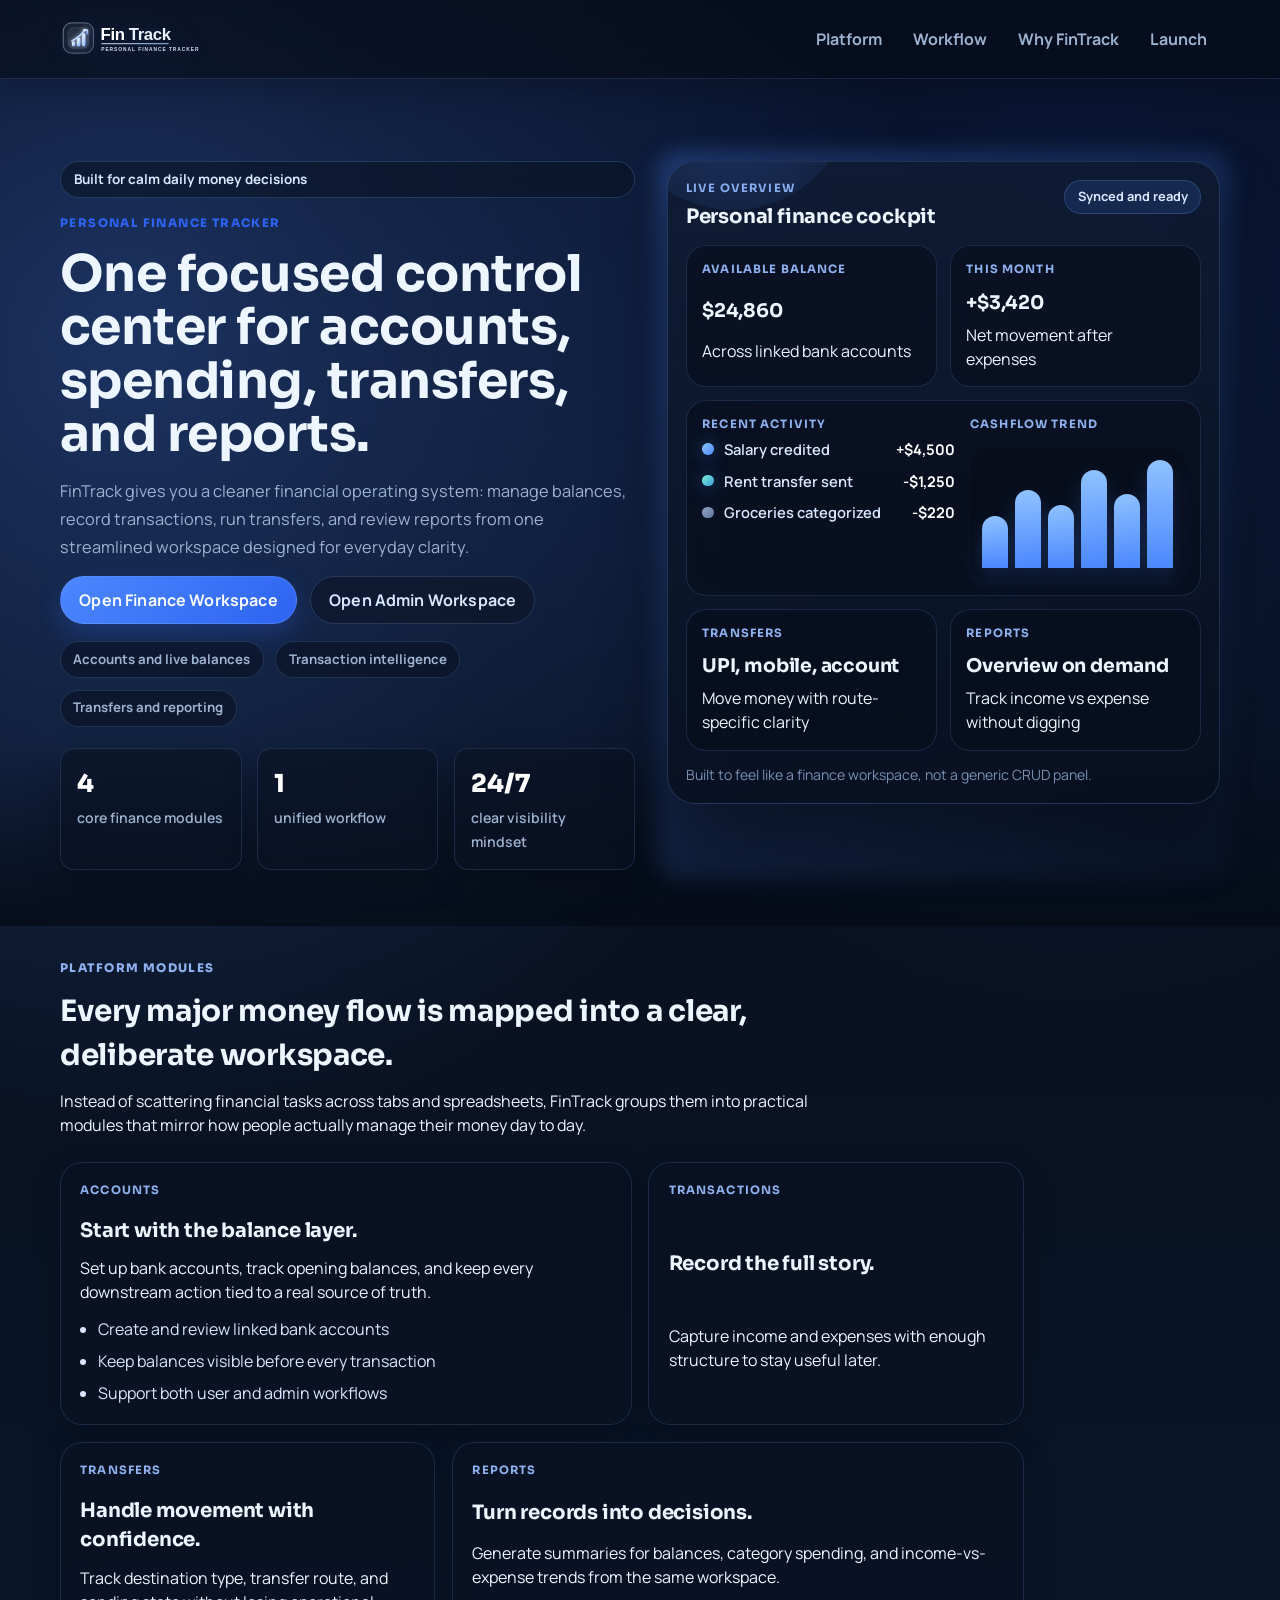
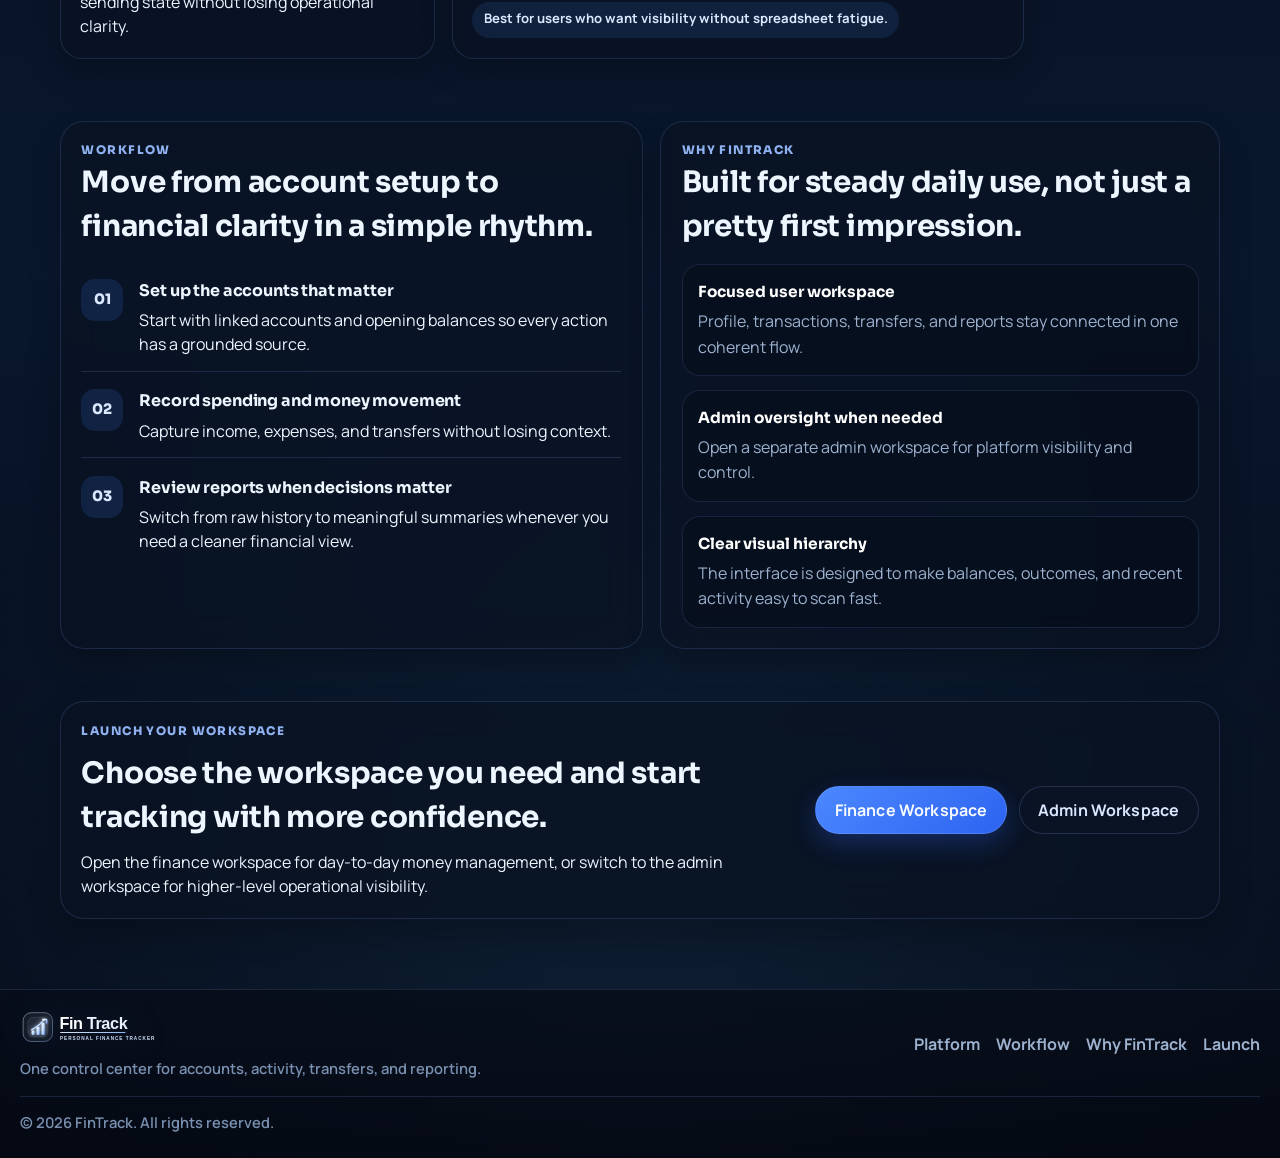
<file: frontend/index.html>
<!doctype html>
<html lang="en">
<head>
	<meta charset="UTF-8" />
	<meta name="viewport" content="width=device-width, initial-scale=1.0" />
	<title>FinTrack | Personal Finance Tracker</title>
	<link rel="icon" type="image/svg+xml" href="assets/fintrack-icon.svg?v=3" />
	<link rel="shortcut icon" href="assets/fintrack-icon.svg?v=3" />
	<link rel="preconnect" href="https://fonts.googleapis.com" />
	<link rel="preconnect" href="https://fonts.gstatic.com" crossorigin />
	<link href="https://fonts.googleapis.com/css2?family=Manrope:wght@400;500;600;700;800&family=Sora:wght@600;700;800&display=swap" rel="stylesheet" />
	<link rel="stylesheet" href="styles.css" />
</head>
<body class="landing-page">
	<div class="page-wrapper">
	<header class="site-header">
		<div class="container header-row">
			<a class="brand" href="#top" aria-label="FinTrack home">
				<img src="assets/fintrack-logo.svg?v=3" alt="FinTrack" />
			</a>
			<nav class="main-nav">
				<a href="#features">Platform</a>
				<a href="#workflow">Workflow</a>
				<a href="#about">Why FinTrack</a>
				<a href="#launch">Launch</a>
			</nav>
		</div>
	</header>

	<main id="top">
		<section class="hero landing-hero">
			<div class="container hero-grid landing-hero-grid">
				<div class="hero-copy">
					<p class="hero-badge">Built for calm daily money decisions</p>
					<p class="kicker">Personal Finance Tracker</p>
					<h1>One focused control center for accounts, spending, transfers, and reports.</h1>
					<p class="lead">
						FinTrack gives you a cleaner financial operating system: manage balances, record transactions,
						run transfers, and review reports from one streamlined workspace designed for everyday clarity.
					</p>
					<div class="hero-actions" id="launch">
						<a class="btn btn-primary" href="user-login.html">Open Finance Workspace</a>
						<a class="btn btn-secondary" href="admin-login.html">Open Admin Workspace</a>
					</div>
					<div class="hero-proof">
						<span class="hero-proof-item">Accounts and live balances</span>
						<span class="hero-proof-item">Transaction intelligence</span>
						<span class="hero-proof-item">Transfers and reporting</span>
					</div>
					<div class="hero-stats">
						<article class="hero-stat">
							<strong>4</strong>
							<span>core finance modules</span>
						</article>
						<article class="hero-stat">
							<strong>1</strong>
							<span>unified workflow</span>
						</article>
						<article class="hero-stat">
							<strong>24/7</strong>
							<span>clear visibility mindset</span>
						</article>
					</div>
				</div>

				<div class="hero-visual landing-visual" aria-hidden="true">
					<div class="dashboard-preview">
						<div class="preview-topbar">
							<div>
								<p class="mini-kicker">Live overview</p>
								<h3>Personal finance cockpit</h3>
							</div>
							<span class="preview-pill">Synced and ready</span>
						</div>

						<div class="preview-grid">
							<article class="preview-card">
								<p class="mini-kicker">Available balance</p>
								<h4>$24,860</h4>
								<p>Across linked bank accounts</p>
							</article>
							<article class="preview-card">
								<p class="mini-kicker">This month</p>
								<h4>+$3,420</h4>
								<p>Net movement after expenses</p>
							</article>
							<article class="preview-card preview-card-wide">
								<div class="preview-card-row">
									<div>
										<p class="mini-kicker">Recent activity</p>
										<div class="preview-list">
											<div class="preview-list-item">
												<span class="preview-dot"></span>
												<span>Salary credited</span>
												<strong class="preview-amount">+$4,500</strong>
											</div>
											<div class="preview-list-item">
												<span class="preview-dot preview-dot-soft"></span>
												<span>Rent transfer sent</span>
												<strong class="preview-amount">-$1,250</strong>
											</div>
											<div class="preview-list-item">
												<span class="preview-dot preview-dot-muted"></span>
												<span>Groceries categorized</span>
												<strong class="preview-amount">-$220</strong>
											</div>
										</div>
									</div>
									<div class="preview-chart">
										<p class="mini-kicker">Cashflow trend</p>
										<div class="preview-bars">
											<span style="height: 48%"></span>
											<span style="height: 72%"></span>
											<span style="height: 58%"></span>
											<span style="height: 90%"></span>
											<span style="height: 68%"></span>
											<span style="height: 100%"></span>
										</div>
									</div>
								</div>
							</article>
							<article class="preview-card">
								<p class="mini-kicker">Transfers</p>
								<h4>UPI, mobile, account</h4>
								<p>Move money with route-specific clarity</p>
							</article>
							<article class="preview-card">
								<p class="mini-kicker">Reports</p>
								<h4>Overview on demand</h4>
								<p>Track income vs expense without digging</p>
							</article>
						</div>

						<p class="preview-footnote">Built to feel like a finance workspace, not a generic CRUD panel.</p>
					</div>
				</div>
			</div>
		</section>

		<section class="landing-section" id="features">
			<div class="container">
				<div class="section-intro">
					<p class="section-eyebrow">Platform modules</p>
					<h2>Every major money flow is mapped into a clear, deliberate workspace.</h2>
					<p>
						Instead of scattering financial tasks across tabs and spreadsheets, FinTrack groups them into
						practical modules that mirror how people actually manage their money day to day.
					</p>
				</div>

				<div class="feature-showcase">
					<article class="feature-card feature-card-wide">
						<p class="mini-kicker">Accounts</p>
						<h3>Start with the balance layer.</h3>
						<p>Set up bank accounts, track opening balances, and keep every downstream action tied to a real source of truth.</p>
						<ul class="feature-list">
							<li>Create and review linked bank accounts</li>
							<li>Keep balances visible before every transaction</li>
							<li>Support both user and admin workflows</li>
						</ul>
					</article>

					<article class="feature-card">
						<p class="mini-kicker">Transactions</p>
						<h3>Record the full story.</h3>
						<p>Capture income and expenses with enough structure to stay useful later.</p>
					</article>

					<article class="feature-card">
						<p class="mini-kicker">Transfers</p>
						<h3>Handle movement with confidence.</h3>
						<p>Track destination type, transfer route, and sending state without losing operational clarity.</p>
					</article>

					<article class="feature-card feature-card-wide">
						<p class="mini-kicker">Reports</p>
						<h3>Turn records into decisions.</h3>
						<p>Generate summaries for balances, category spending, and income-vs-expense trends from the same workspace.</p>
						<div class="feature-note">Best for users who want visibility without spreadsheet fatigue.</div>
					</article>
				</div>
			</div>
		</section>

		<section class="landing-section" id="workflow">
			<div class="container landing-story-grid">
				<article class="story-panel">
					<p class="section-eyebrow">Workflow</p>
					<h2>Move from account setup to financial clarity in a simple rhythm.</h2>
					<div class="story-list">
						<div class="story-step">
							<span class="story-index">01</span>
							<div class="story-copy">
								<h3>Set up the accounts that matter</h3>
								<p>Start with linked accounts and opening balances so every action has a grounded source.</p>
							</div>
						</div>
						<div class="story-step">
							<span class="story-index">02</span>
							<div class="story-copy">
								<h3>Record spending and money movement</h3>
								<p>Capture income, expenses, and transfers without losing context.</p>
							</div>
						</div>
						<div class="story-step">
							<span class="story-index">03</span>
							<div class="story-copy">
								<h3>Review reports when decisions matter</h3>
								<p>Switch from raw history to meaningful summaries whenever you need a cleaner financial view.</p>
							</div>
						</div>
					</div>
				</article>

				<aside class="spotlight-panel" id="about">
					<p class="section-eyebrow">Why FinTrack</p>
					<h2>Built for steady daily use, not just a pretty first impression.</h2>
					<div class="spotlight-grid">
						<article class="spotlight-item">
							<strong>Focused user workspace</strong>
							<span>Profile, transactions, transfers, and reports stay connected in one coherent flow.</span>
						</article>
						<article class="spotlight-item">
							<strong>Admin oversight when needed</strong>
							<span>Open a separate admin workspace for platform visibility and control.</span>
						</article>
						<article class="spotlight-item">
							<strong>Clear visual hierarchy</strong>
							<span>The interface is designed to make balances, outcomes, and recent activity easy to scan fast.</span>
						</article>
					</div>
				</aside>
			</div>
		</section>

		<section class="landing-cta">
			<div class="container">
				<div class="cta-shell">
					<div class="cta-copy">
						<p class="section-eyebrow">Launch your workspace</p>
						<h2>Choose the workspace you need and start tracking with more confidence.</h2>
						<p>
							Open the finance workspace for day-to-day money management, or switch to the admin workspace
							for higher-level operational visibility.
						</p>
					</div>
					<div class="cta-actions">
						<a class="btn btn-primary" href="user-login.html">Finance Workspace</a>
						<a class="btn btn-secondary" href="admin-login.html">Admin Workspace</a>
					</div>
				</div>
			</div>
		</section>
	</main>
	</div>

	<footer class="site-footer">
		<div class="container landing-footer">
			<div class="footer-brand">
				<img src="assets/fintrack-logo.svg?v=3" alt="FinTrack" />
				<p>One control center for accounts, activity, transfers, and reporting.</p>
			</div>
			<div class="footer-links">
				<a href="#features">Platform</a>
				<a href="#workflow">Workflow</a>
				<a href="#about">Why FinTrack</a>
				<a href="#launch">Launch</a>
			</div>
			<p class="footer-copy">© <span id="year"></span> FinTrack. All rights reserved.</p>
		</div>
	</footer>

	<script src="app.js"></script>
</body>
</html>
</file>
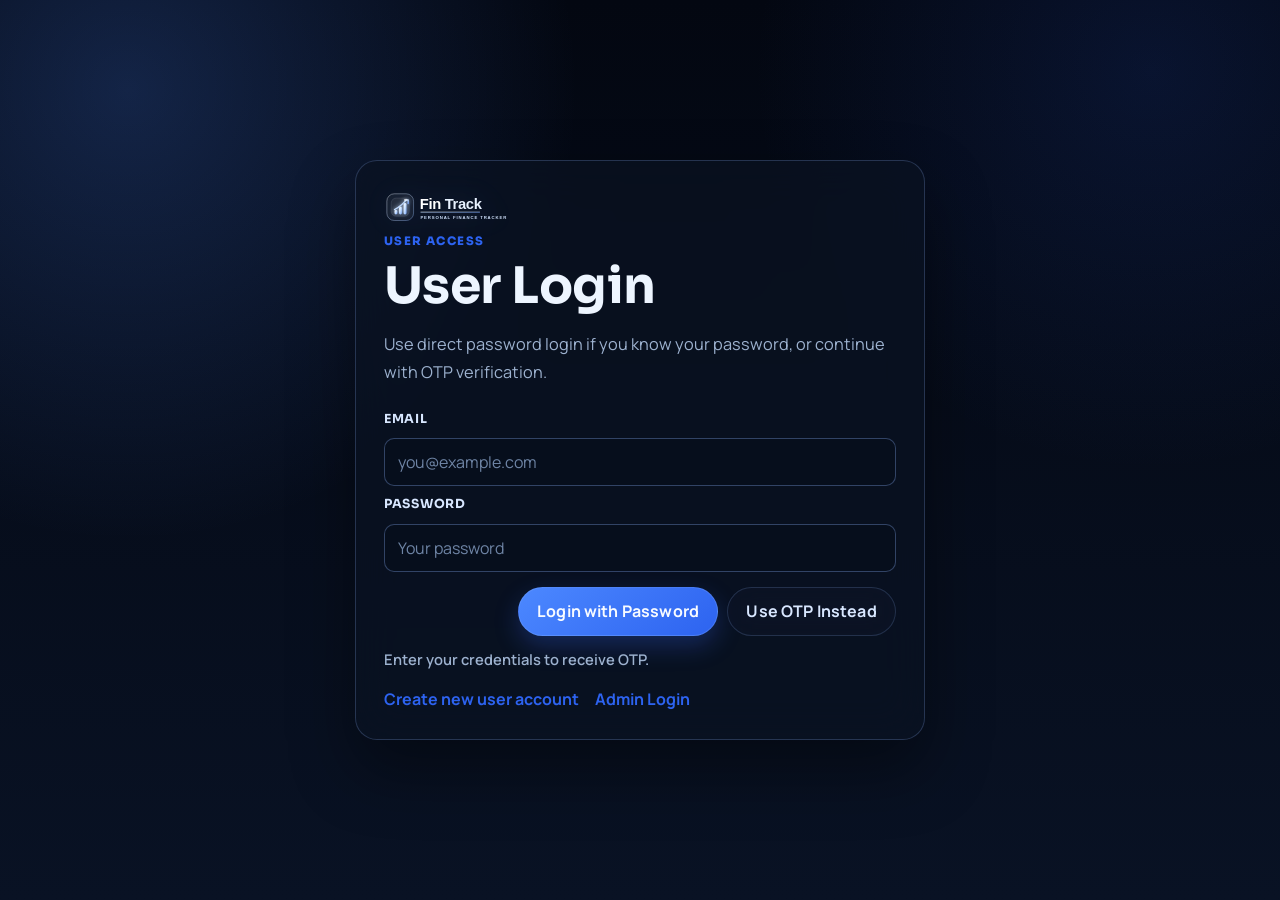
<file: frontend/accounts.html>
<!doctype html>
<html lang="en">
<head>
  <meta charset="UTF-8" />
  <meta name="viewport" content="width=device-width, initial-scale=1.0" />
  <title>FinTrack | Accounts</title>
  <link rel="icon" type="image/svg+xml" href="assets/fintrack-icon.svg?v=3" />
  <link rel="shortcut icon" href="assets/fintrack-icon.svg?v=3" />
  <link rel="preconnect" href="https://fonts.googleapis.com" />
  <link rel="preconnect" href="https://fonts.gstatic.com" crossorigin />
  <link href="https://fonts.googleapis.com/css2?family=Manrope:wght@400;500;600;700;800&family=Sora:wght@600;700;800&display=swap" rel="stylesheet" />
  <link rel="stylesheet" href="styles.css" />
</head>
<body class="page-sidebar page-accounts">
  <div class="page-wrapper">
  <header class="site-header">
    <div class="container header-row">
      <a class="brand" href="users.html" aria-label="FinTrack users">
        <img src="assets/fintrack-logo.svg?v=3" alt="FinTrack" />
      </a>
      <nav class="main-nav">
        <a href="users.html">Users</a>
        <a class="active-link" href="accounts.html">Accounts</a>
        <a class="user-only-nav" href="transactions.html">Transactions</a>
        <a class="user-only-nav" href="transfers.html">Transfers</a>
        <a href="reports.html">Reports</a>
        <a class="user-only-nav" href="wallets.html">Wallets</a>
        <a class="user-only-nav" href="wallet-transactions.html">Wallet Txns</a>
      </nav>
      <div class="admin-sidebar-meta">
        <p id="sessionInfo" class="session-chip">User session</p>
        <button id="logoutButton" class="btn btn-secondary" type="button">Logout</button>
      </div>
    </div>
  </header>

  <main class="dashboard-main">
    <section class="dashboard-hero">
      <div class="container">
        <p class="kicker">Accounts Module</p>
        <h1 id="welcomeTitle">Bank Account Operations</h1>
        <p id="accountsLead" class="lead">Create, fetch, list, and delete bank accounts.</p>
      </div>
    </section>

    <section id="accountsSelfWorkspace" class="features">
      <div class="container ops-grid two-col">
        <article class="card op-card">
          <h3>Create Bank Account</h3>
          <div class="form-grid">
            <input id="ba-bankName" placeholder="Bank name" />
            <input id="ba-accountNumber" placeholder="Account number" />
            <input id="ba-initialBalance" type="number" step="0.01" placeholder="Initial balance" />
          </div>
          <button class="btn btn-primary" data-action="create-bank-account" type="button">Create Bank Account</button>
        </article>

        <article class="card op-card">
          <h3>Account Queries</h3>
          <div class="form-grid">
            <input id="ba-account-id" type="number" placeholder="Account ID" />
            <input id="ba-delete-id" type="number" placeholder="Delete Account ID" />
          </div>
          <div class="btn-row">
            <button class="btn btn-secondary" data-action="get-bank-account" type="button">Get By ID</button>
            <button class="btn btn-secondary" data-action="list-bank-accounts" type="button">List Accounts</button>
            <button class="btn btn-danger" data-action="delete-bank-account" type="button">Delete</button>
          </div>
        </article>

        <article class="card op-card result-card module-result workspace-result-card">
          <div class="workspace-head">
            <div>
              <p class="workspace-kicker">Account Workspace</p>
              <h3>Bank Account Insights</h3>
              <p class="workspace-subtitle">Account summaries and operation receipts are shown here.</p>
            </div>
            <p id="statusLine" class="status-line">Ready</p>
          </div>
          <div id="result" class="result-box"><p class="result-empty">Run an account action to load workspace output.</p></div>
        </article>
      </div>
    </section>

  </main>
  </div>

  <footer class="site-footer">
    <div class="container">
      <p>© <span id="year"></span> FinTrack. All rights reserved.</p>
      <div class="footer-extra">
        <div class="footer-grid">
          <div class="footer-panels">
            <article class="footer-panel">
              <h4>Bank Accounts</h4>
              <p>Create and manage account balances with simple fetch and list operations.</p>
            </article>
            <article class="footer-panel">
              <h4>Balance Confidence</h4>
              <p>Keep account records accurate before transfers and expense deductions.</p>
            </article>
          </div>
          <div class="footer-photo">
            <img src="https://images.unsplash.com/photo-1601597111158-2fceff292cdc?auto=format&fit=crop&w=1200&q=80" alt="Bank account and payment cards" />
          </div>
        </div>
      </div>
    </div>
  </footer>

  <script src="dashboard.js"></script>
</body>
</html>
</file>
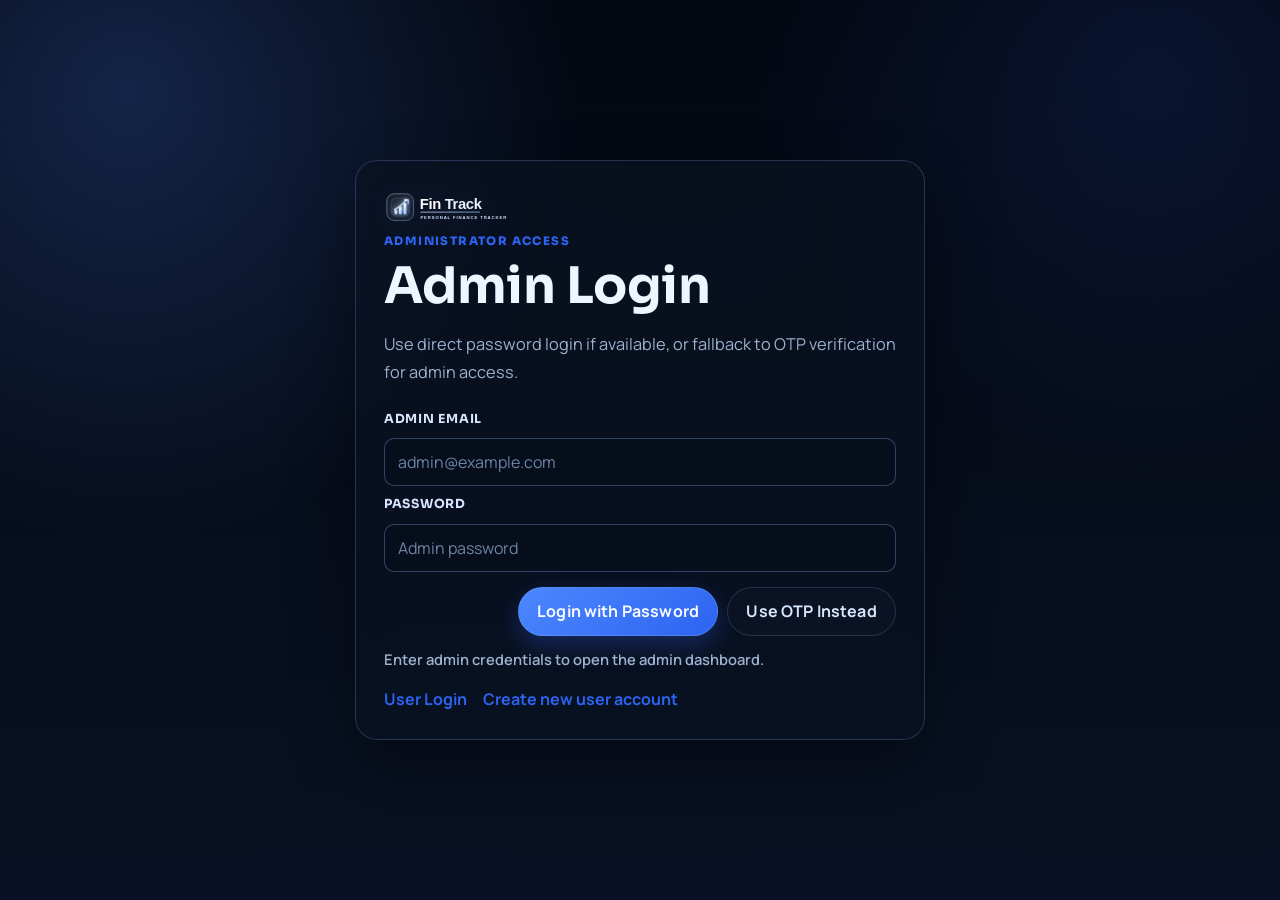
<file: frontend/admin-accounts.html>
<!doctype html>
<html lang="en">
<head>
  <meta charset="UTF-8" />
  <meta name="viewport" content="width=device-width, initial-scale=1.0" />
  <title>FinTrack | Admin Accounts</title>
  <link rel="icon" type="image/svg+xml" href="assets/fintrack-icon.svg?v=3" />
  <link rel="shortcut icon" href="assets/fintrack-icon.svg?v=3" />
  <link rel="preconnect" href="https://fonts.googleapis.com" />
  <link rel="preconnect" href="https://fonts.gstatic.com" crossorigin />
  <link href="https://fonts.googleapis.com/css2?family=Manrope:wght@400;500;600;700;800&family=Sora:wght@600;700;800&display=swap" rel="stylesheet" />
  <link rel="stylesheet" href="styles.css" />
</head>
<body class="page-sidebar page-accounts" data-admin-workspace="accounts">
  <div class="page-wrapper">
    <header class="site-header">
      <div class="container header-row">
        <a class="brand" href="admin-dashboard.html" aria-label="FinTrack admin accounts">
          <img src="assets/fintrack-logo.svg?v=3" alt="FinTrack" />
        </a>
        <nav class="main-nav">
          <a href="admin-dashboard.html">Dashboard</a>
          <a href="admin-users.html">Users</a>
          <a class="active-link" href="admin-accounts.html">Accounts</a>
        </nav>
        <div class="admin-sidebar-meta">
          <p id="sessionInfo" class="session-chip">Admin session</p>
          <button id="logoutButton" class="btn btn-secondary" type="button">Logout</button>
        </div>
      </div>
    </header>

    <main class="dashboard-main">
      <section class="dashboard-hero">
        <div class="container">
          <p class="kicker">Admin Workspace</p>
          <h1 id="welcomeTitle">Admin Accounts</h1>
          <p class="lead">View all accounts and update user bank accounts in the admin workspace only.</p>
        </div>
      </section>

      <section class="features">
        <div class="container ops-grid">
          <article class="card op-card">
            <h3>View All Accounts</h3>
            <p class="card-desc">Load all user bank accounts from the system.</p>
            <button class="btn btn-secondary" data-action="admin-accounts" type="button">View All Accounts</button>
          </article>

          <article class="card op-card">
            <h3>Update User Bank Account</h3>
            <div class="form-grid">
              <input id="admin-account-id" type="number" placeholder="Account ID" />
              <input id="admin-account-user-id" type="number" placeholder="User ID" />
              <input id="admin-account-bank-name" placeholder="Bank name" />
              <input id="admin-account-number" placeholder="Account number" />
              <input id="admin-account-balance" type="number" step="0.01" placeholder="Balance" />
            </div>
            <button class="btn btn-primary" data-action="admin-update-account" type="button">Update Account</button>
          </article>

          <article class="card op-card result-card module-result workspace-result-card">
            <div class="workspace-head">
              <div>
                <p class="workspace-kicker">Admin Account Workspace</p>
                <h3>Account Governance</h3>
                <p class="workspace-subtitle">System account listings and account update receipts are rendered here.</p>
              </div>
              <p id="statusLine" class="status-line">Ready</p>
            </div>
            <div id="result" class="result-box"><p class="result-empty">Run an admin account action to load workspace output.</p></div>
          </article>
        </div>
      </section>
    </main>
  </div>

  <footer class="site-footer">
    <div class="container">
      <p>© <span id="year"></span> FinTrack. All rights reserved.</p>
    </div>
  </footer>

  <script src="dashboard.js"></script>
</body>
</html>
</file>
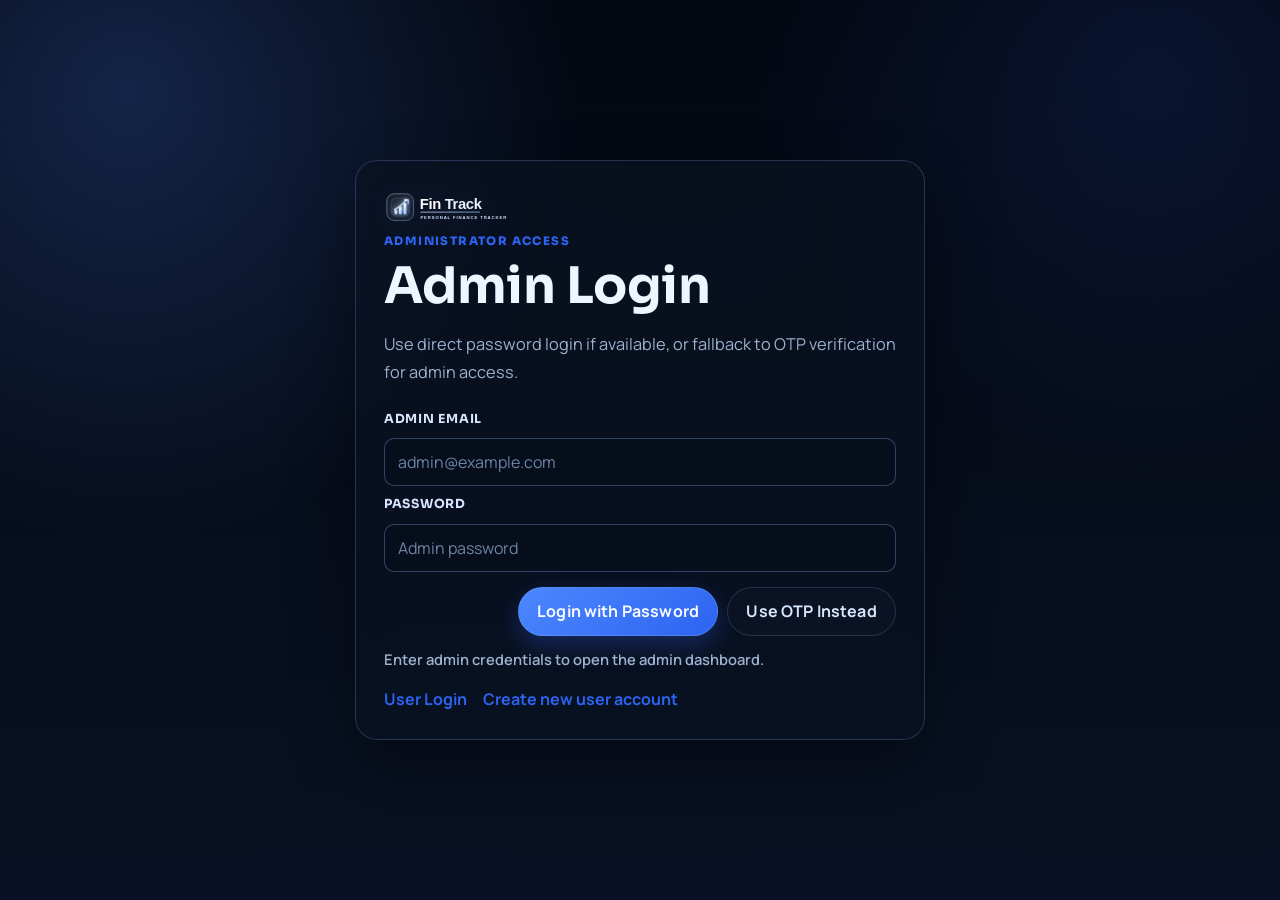
<file: frontend/admin-dashboard.html>
<!doctype html>
<html lang="en">
<head>
  <meta charset="UTF-8" />
  <meta name="viewport" content="width=device-width, initial-scale=1.0" />
  <title>FinTrack | Admin Dashboard</title>
  <link rel="icon" type="image/svg+xml" href="assets/fintrack-icon.svg?v=3" />
  <link rel="shortcut icon" href="assets/fintrack-icon.svg?v=3" />
  <link rel="preconnect" href="https://fonts.googleapis.com" />
  <link rel="preconnect" href="https://fonts.gstatic.com" crossorigin />
  <link href="https://fonts.googleapis.com/css2?family=Manrope:wght@400;500;600;700;800&family=Sora:wght@600;700;800&display=swap" rel="stylesheet" />
  <link rel="stylesheet" href="styles.css" />
</head>
<body class="page-sidebar page-admin-dashboard" data-admin-workspace="dashboard">
  <div class="page-wrapper">
    <header class="site-header">
      <div class="container header-row">
        <a class="brand" href="admin-dashboard.html" aria-label="FinTrack admin dashboard">
          <img src="assets/fintrack-logo.svg?v=3" alt="FinTrack" />
        </a>
        <nav class="main-nav">
          <a class="active-link" href="admin-dashboard.html">Dashboard</a>
          <a href="admin-users.html">Users</a>
          <a href="admin-accounts.html">Accounts</a>
        </nav>
        <div class="admin-sidebar-meta">
          <p id="sessionInfo" class="session-chip">Admin session</p>
          <button id="logoutButton" class="btn btn-secondary" type="button">Logout</button>
        </div>
      </div>
    </header>

    <main class="dashboard-main">
      <section class="dashboard-hero admin-dashboard-hero">
        <div class="container">
          <div class="admin-hero-row">
            <div>
              <p class="kicker">Admin Workspace</p>
              <h1 id="welcomeTitle">Operations Dashboard</h1>
              <p class="lead">Monitor bank and wallet metrics, transaction flow, system health, recent activity, and finance alerts from one admin-only workspace.</p>
            </div>
            <div class="admin-hero-actions">
              <p id="adminDashboardUpdatedAt" class="dashboard-updated-at">Waiting for dashboard sync...</p>
              <button id="adminDashboardRefresh" class="btn btn-primary" data-action="admin-dashboard" type="button">Refresh Dashboard</button>
            </div>
          </div>
        </div>
      </section>

      <section class="features admin-dashboard-section">
        <div class="container admin-dashboard-layout">
          <article class="card dashboard-section-card section-full">
            <div class="dashboard-section-heading">
              <div>
                <p class="section-tag">Top Metrics</p>
                <h3>Key Metrics</h3>
              </div>
              <p id="adminDashboardStatus" class="dashboard-status">Loading dashboard...</p>
            </div>
            <div id="adminMetricGrid" class="admin-metric-grid">
              <p class="dashboard-empty">Metrics will appear here after the first sync.</p>
            </div>
          </article>

          <article class="card dashboard-section-card section-full">
            <div class="dashboard-section-heading">
              <div>
                <p class="section-tag">Monthly Admin Report</p>
                <h3>Export Monthly Performance</h3>
              </div>
            </div>
            <div class="form-grid single">
              <label class="field-stack">
                <span>Month</span>
                <input id="admin-performance-month" type="month" />
              </label>
            </div>
            <div class="btn-row">
              <button class="btn btn-secondary" data-action="admin-monthly-performance-csv" type="button">Monthly Performance CSV</button>
              <button class="btn btn-secondary" data-action="admin-monthly-performance-pdf" type="button">Monthly Performance PDF</button>
            </div>
          </article>

          <article class="card dashboard-section-card section-full">
            <div class="dashboard-section-heading">
              <div>
                <p class="section-tag">Advanced Reports</p>
                <h3>System Report Export</h3>
              </div>
            </div>
            <div class="form-grid">
              <label class="field-stack">
                <span>From Date</span>
                <input id="admin-report-from-date" type="date" />
              </label>
              <label class="field-stack">
                <span>To Date</span>
                <input id="admin-report-to-date" type="date" />
              </label>
            </div>
            <div class="btn-row">
              <button class="btn btn-secondary" data-action="admin-system-report-csv" type="button">System Overview CSV</button>
              <button class="btn btn-secondary" data-action="admin-system-report-pdf" type="button">System Overview PDF</button>
              <button class="btn btn-secondary" data-action="admin-transaction-report-csv" type="button">Transaction Report CSV</button>
              <button class="btn btn-secondary" data-action="admin-transaction-report-pdf" type="button">Transaction Report PDF</button>
            </div>
          </article>

          <article class="card dashboard-section-card">
            <div class="dashboard-section-heading">
              <div>
                <p class="section-tag">Today / This Month</p>
                <h3>Snapshot</h3>
              </div>
            </div>
            <div id="adminSnapshotGrid" class="admin-snapshot-grid">
              <p class="dashboard-empty">Snapshot metrics are loading.</p>
            </div>
          </article>

          <article class="card dashboard-section-card">
            <div class="dashboard-section-heading">
              <div>
                <p class="section-tag">Reliability</p>
                <h3>System Health</h3>
              </div>
            </div>
            <div id="adminHealthGrid" class="admin-health-grid">
              <p class="dashboard-empty">System health checks are loading.</p>
            </div>
          </article>

          <article class="card dashboard-section-card section-full">
            <div class="dashboard-section-heading">
              <div>
                <p class="section-tag">User Activity Insights</p>
                <h3>Activity Charts</h3>
              </div>
            </div>
            <div id="adminChartsGrid" class="admin-charts-grid">
              <p class="dashboard-empty">Activity charts will appear after the first dashboard sync.</p>
            </div>
          </article>

          <article class="card dashboard-section-card">
            <div class="dashboard-section-heading">
              <div>
                <p class="section-tag">Latest Transactions</p>
                <h3>Recent Activity</h3>
              </div>
            </div>
            <div id="adminRecentTransactions" class="dashboard-table-slot">
              <p class="dashboard-empty">Recent transactions are loading.</p>
            </div>
          </article>

          <article class="card dashboard-section-card">
            <div class="dashboard-section-heading">
              <div>
                <p class="section-tag">New Registrations</p>
                <h3>Recent Users</h3>
              </div>
            </div>
            <div id="adminRecentUsers" class="dashboard-table-slot">
              <p class="dashboard-empty">Recent users are loading.</p>
            </div>
          </article>

          <article class="card dashboard-section-card">
            <div class="dashboard-section-heading">
              <div>
                <p class="section-tag">Transfer Feed</p>
                <h3>Recent Transfers</h3>
              </div>
            </div>
            <div id="adminRecentTransfers" class="dashboard-table-slot">
              <p class="dashboard-empty">Recent transfers are loading.</p>
            </div>
          </article>

          <article class="card dashboard-section-card">
            <div class="dashboard-section-heading">
              <div>
                <p class="section-tag">Wallet Ledger</p>
                <h3>Recent Wallet Transactions</h3>
              </div>
            </div>
            <div id="adminRecentWalletTransactions" class="dashboard-table-slot">
              <p class="dashboard-empty">Recent wallet transactions are loading.</p>
            </div>
          </article>

          <article class="card dashboard-section-card section-full">
            <div class="dashboard-section-heading">
              <div>
                <p class="section-tag">Finance Alerts</p>
                <h3>Watchlist</h3>
              </div>
            </div>
            <div class="admin-alert-grid">
              <section class="alert-column">
                <div class="alert-column-head">
                  <h4>Failed Transfers</h4>
                  <p>Retry or investigate failed payout attempts.</p>
                </div>
                <div id="adminFailedTransfers" class="alert-list">
                  <p class="dashboard-empty">Failed transfer alerts are loading.</p>
                </div>
              </section>

              <section class="alert-column">
                <div class="alert-column-head">
                  <h4>Low Balance Issues</h4>
                  <p>Accounts below the configured admin threshold.</p>
                </div>
                <div id="adminLowBalances" class="alert-list">
                  <p class="dashboard-empty">Low balance alerts are loading.</p>
                </div>
              </section>

              <section class="alert-column">
                <div class="alert-column-head">
                  <h4>Low Wallet Balances</h4>
                  <p>Wallets below the configured admin threshold.</p>
                </div>
                <div id="adminLowWalletBalances" class="alert-list">
                  <p class="dashboard-empty">Low wallet alerts are loading.</p>
                </div>
              </section>

              <section class="alert-column">
                <div class="alert-column-head">
                  <h4>Suspicious / High Value</h4>
                  <p>Transactions above the monitoring threshold.</p>
                </div>
                <div id="adminSuspiciousTransactions" class="alert-list">
                  <p class="dashboard-empty">High value alerts are loading.</p>
                </div>
              </section>

              <section class="alert-column">
                <div class="alert-column-head">
                  <h4>Suspicious Wallet Activity</h4>
                  <p>Wallet movements above the monitoring threshold.</p>
                </div>
                <div id="adminSuspiciousWalletTransactions" class="alert-list">
                  <p class="dashboard-empty">High value wallet alerts are loading.</p>
                </div>
              </section>
            </div>
          </article>
        </div>
      </section>
    </main>
  </div>

  <footer class="site-footer">
    <div class="container">
      <p>© <span id="year"></span> FinTrack. All rights reserved.</p>
    </div>
  </footer>

  <script src="dashboard.js"></script>
</body>
</html>
</file>
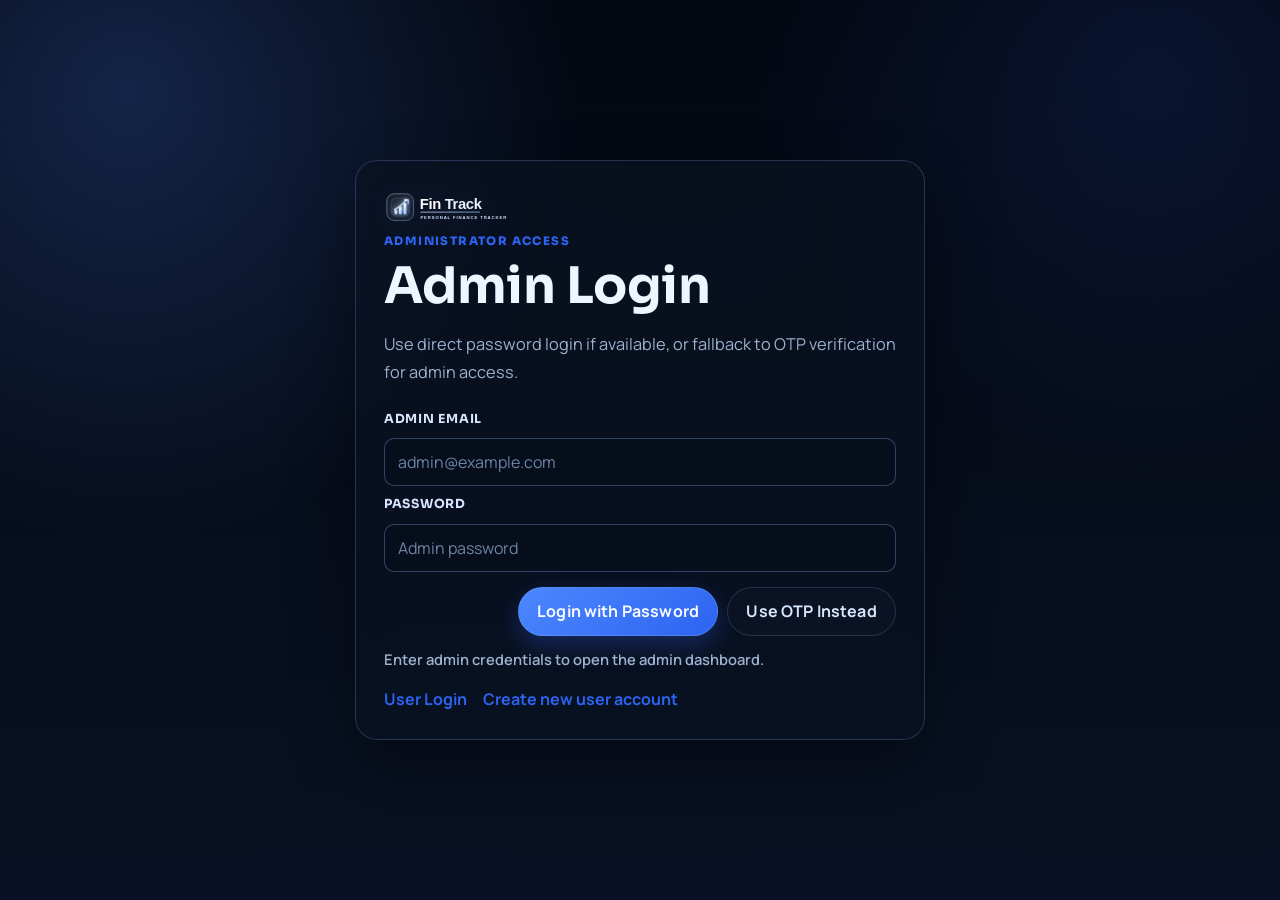
<file: frontend/admin-login.html>
<!doctype html>
<html lang="en">
<head>
  <meta charset="UTF-8" />
  <meta name="viewport" content="width=device-width, initial-scale=1.0" />
  <title>FinTrack | Admin Login</title>
  <link rel="icon" type="image/svg+xml" href="assets/fintrack-icon.svg?v=3" />
  <link rel="shortcut icon" href="assets/fintrack-icon.svg?v=3" />
  <link rel="preconnect" href="https://fonts.googleapis.com" />
  <link rel="preconnect" href="https://fonts.gstatic.com" crossorigin />
  <link href="https://fonts.googleapis.com/css2?family=Manrope:wght@400;500;600;700;800&family=Sora:wght@600;700;800&display=swap" rel="stylesheet" />
  <link rel="stylesheet" href="styles.css" />
</head>
<body data-auth-page="admin-login" class="auth-page-body">
  <main class="auth-layout">
    <section class="auth-card">
      <a class="brand" href="index.html" aria-label="FinTrack home">
        <img src="assets/fintrack-logo.svg?v=3" alt="FinTrack" />
      </a>
      <p class="kicker">Administrator Access</p>
      <h1>Admin Login</h1>
      <p class="lead">Use direct password login if available, or fallback to OTP verification for admin access.</p>

      <form id="requestOtpForm" class="auth-form active" novalidate>
        <label for="email">Admin Email</label>
        <input id="email" type="email" placeholder="admin@example.com" required />

        <label for="password">Password</label>
        <input id="password" type="password" placeholder="Admin password" required />

        <div class="btn-row">
          <button class="btn btn-primary" id="directLoginButton" type="button">Login with Password</button>
          <button class="btn btn-secondary" type="submit">Use OTP Instead</button>
        </div>
      </form>

      <form id="verifyOtpForm" class="auth-form active" novalidate>
        <div id="otpSection" hidden>
          <label for="otp">OTP</label>
          <input id="otp" type="text" inputmode="numeric" maxlength="6" placeholder="6-digit OTP" required />
          <button class="btn btn-secondary" type="submit">Verify OTP & Login</button>
        </div>
      </form>

      <p id="authStatus" class="auth-status">Enter admin credentials to open the admin dashboard.</p>
      <p class="auth-links">
        <a href="user-login.html">User Login</a>
        <a href="register.html">Create new user account</a>
      </p>
    </section>
  </main>

  <script src="auth.js"></script>
</body>
</html>
</file>
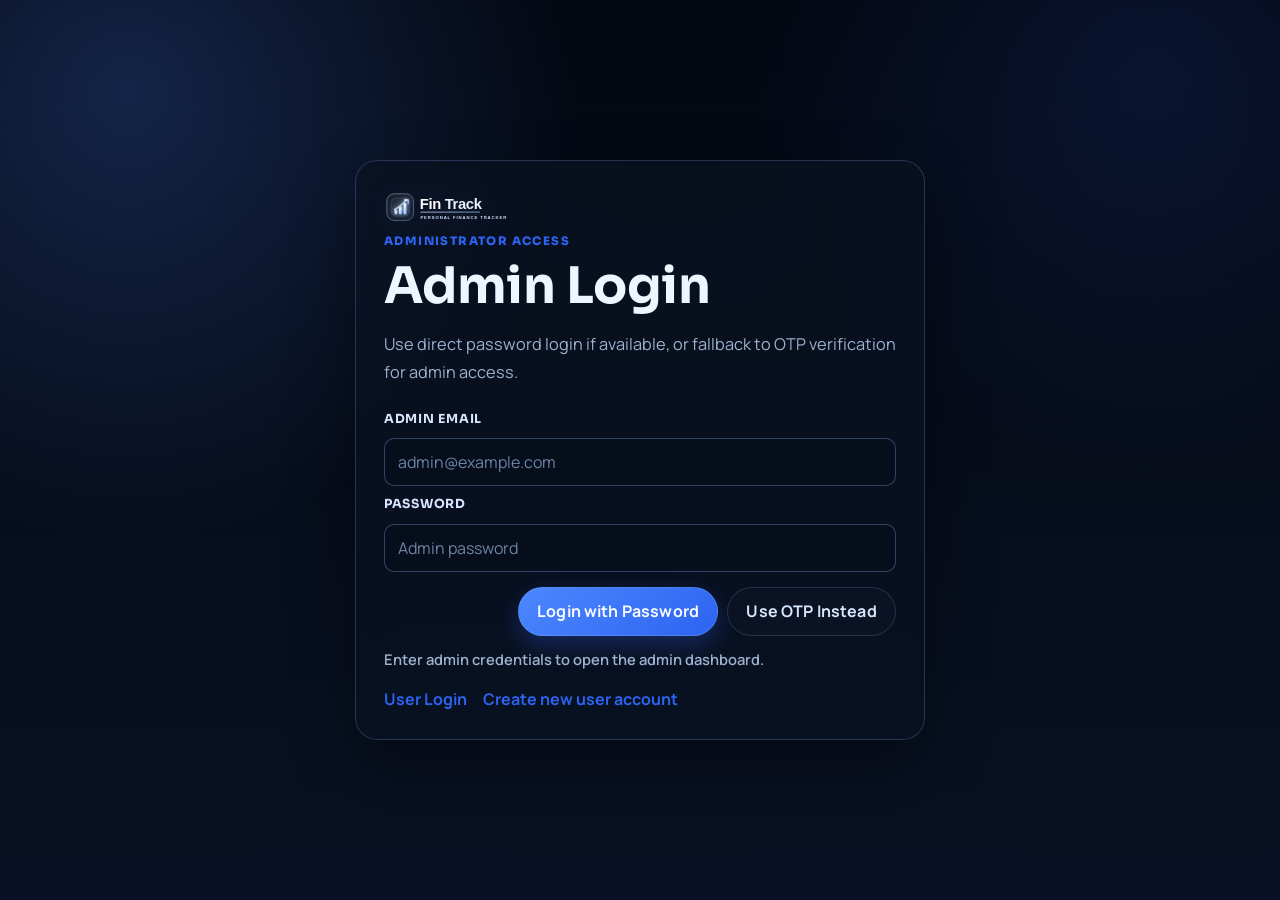
<file: frontend/admin-users.html>
<!doctype html>
<html lang="en">
<head>
  <meta charset="UTF-8" />
  <meta name="viewport" content="width=device-width, initial-scale=1.0" />
  <title>FinTrack | Admin Users</title>
  <link rel="icon" type="image/svg+xml" href="assets/fintrack-icon.svg?v=3" />
  <link rel="shortcut icon" href="assets/fintrack-icon.svg?v=3" />
  <link rel="preconnect" href="https://fonts.googleapis.com" />
  <link rel="preconnect" href="https://fonts.gstatic.com" crossorigin />
  <link href="https://fonts.googleapis.com/css2?family=Manrope:wght@400;500;600;700;800&family=Sora:wght@600;700;800&display=swap" rel="stylesheet" />
  <link rel="stylesheet" href="styles.css" />
</head>
<body class="page-sidebar" data-admin-workspace="users">
  <div class="page-wrapper">
    <header class="site-header">
      <div class="container header-row">
        <a class="brand" href="admin-dashboard.html" aria-label="FinTrack admin users">
          <img src="assets/fintrack-logo.svg?v=3" alt="FinTrack" />
        </a>
        <nav class="main-nav">
          <a href="admin-dashboard.html">Dashboard</a>
          <a class="active-link" href="admin-users.html">Users</a>
          <a href="admin-accounts.html">Accounts</a>
        </nav>
        <div class="admin-sidebar-meta">
          <p id="sessionInfo" class="session-chip">Admin session</p>
          <button id="logoutButton" class="btn btn-secondary" type="button">Logout</button>
        </div>
      </div>
    </header>

    <main class="dashboard-main">
      <section class="dashboard-hero">
        <div class="container">
          <p class="kicker">Admin Workspace</p>
          <h1 id="welcomeTitle">Admin Users</h1>
          <p class="lead">Create, update, and view user profiles in the admin workspace only.</p>
        </div>
      </section>

      <section class="features">
        <div class="container ops-grid">
          <article class="card op-card">
            <h3>View All Users</h3>
            <p class="card-desc">Load all registered user profiles from the system.</p>
            <button class="btn btn-secondary" data-action="admin-users" type="button">View All Users</button>
          </article>

          <article class="card op-card">
            <h3>Create User Profile</h3>
            <div class="form-grid">
              <input id="admin-create-username" placeholder="Username" />
              <input id="admin-create-email" placeholder="Email" />
              <input id="admin-create-fullname" placeholder="Full name" />
              <input id="admin-create-password" type="password" placeholder="Password" />
            </div>
            <button class="btn btn-primary" data-action="admin-create-user" type="button">Create User</button>
          </article>

          <article class="card op-card">
            <h3>Update User Profile</h3>
            <div class="form-grid">
              <input id="admin-update-id" type="number" placeholder="User ID" />
              <input id="admin-update-username" placeholder="Username" />
              <input id="admin-update-email" placeholder="Email" />
              <input id="admin-update-fullname" placeholder="Full name" />
              <input id="admin-update-password" type="password" placeholder="New password (optional)" />
              <select id="admin-update-role">
                <option value="">Keep current role</option>
                <option value="USER">USER</option>
                <option value="ADMIN">ADMIN</option>
              </select>
            </div>
            <button class="btn btn-primary" data-action="admin-update-user" type="button">Update User</button>
          </article>

          <article class="card op-card result-card module-result workspace-result-card">
            <div class="workspace-head">
              <div>
                <p class="workspace-kicker">Admin User Workspace</p>
                <h3>User Governance</h3>
                <p class="workspace-subtitle">Directory analytics and profile update receipts are rendered here.</p>
              </div>
              <p id="statusLine" class="status-line">Ready</p>
            </div>
            <div id="result" class="result-box"><p class="result-empty">Run an admin user action to load workspace output.</p></div>
          </article>
        </div>
      </section>
    </main>
  </div>

  <footer class="site-footer">
    <div class="container">
      <p>© <span id="year"></span> FinTrack. All rights reserved.</p>
    </div>
  </footer>

  <script src="dashboard.js"></script>
</body>
</html>
</file>
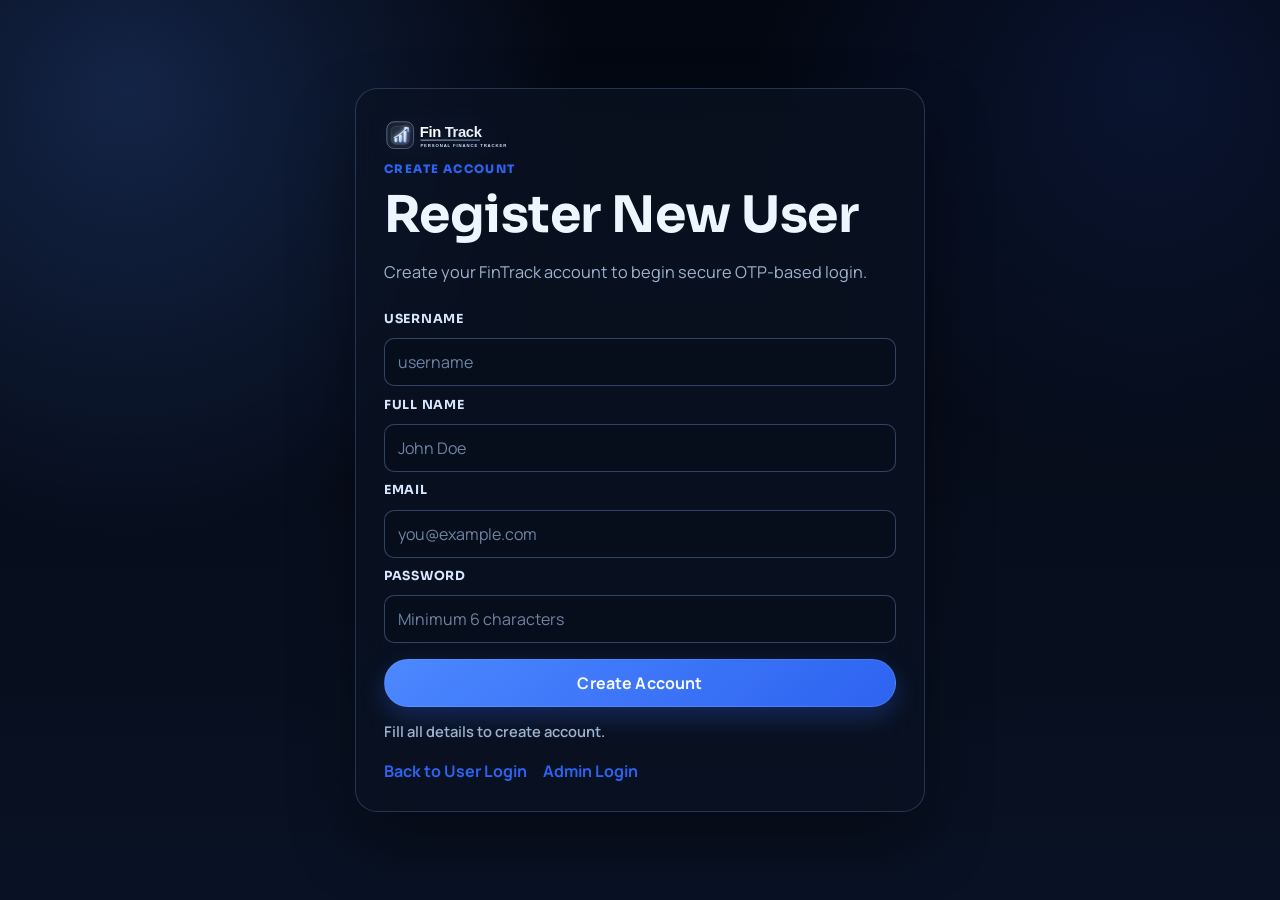
<file: frontend/register.html>
<!doctype html>
<html lang="en">
<head>
  <meta charset="UTF-8" />
  <meta name="viewport" content="width=device-width, initial-scale=1.0" />
  <title>FinTrack | Create Account</title>
  <link rel="icon" type="image/svg+xml" href="assets/fintrack-icon.svg?v=3" />
  <link rel="shortcut icon" href="assets/fintrack-icon.svg?v=3" />
  <link rel="preconnect" href="https://fonts.googleapis.com" />
  <link rel="preconnect" href="https://fonts.gstatic.com" crossorigin />
  <link href="https://fonts.googleapis.com/css2?family=Manrope:wght@400;500;600;700;800&family=Sora:wght@600;700;800&display=swap" rel="stylesheet" />
  <link rel="stylesheet" href="styles.css" />
</head>
<body data-auth-page="register" class="auth-page-body">
  <main class="auth-layout">
    <section class="auth-card">
      <a class="brand" href="index.html" aria-label="FinTrack home">
        <img src="assets/fintrack-logo.svg?v=3" alt="FinTrack" />
      </a>
      <p class="kicker">Create Account</p>
      <h1>Register New User</h1>
      <p class="lead">Create your FinTrack account to begin secure OTP-based login.</p>

      <form id="registerForm" class="auth-form active" novalidate>
        <label for="username">Username</label>
        <input id="username" type="text" placeholder="username" required />

        <label for="fullName">Full Name</label>
        <input id="fullName" type="text" placeholder="John Doe" required />

        <label for="email">Email</label>
        <input id="email" type="email" placeholder="you@example.com" required />

        <label for="password">Password</label>
        <input id="password" type="password" placeholder="Minimum 6 characters" required />

        <button class="btn btn-primary" type="submit">Create Account</button>
      </form>

      <p id="authStatus" class="auth-status">Fill all details to create account.</p>
      <p class="auth-links">
        <a href="user-login.html">Back to User Login</a>
        <a href="admin-login.html">Admin Login</a>
      </p>
    </section>
  </main>

  <script src="auth.js"></script>
</body>
</html>
</file>
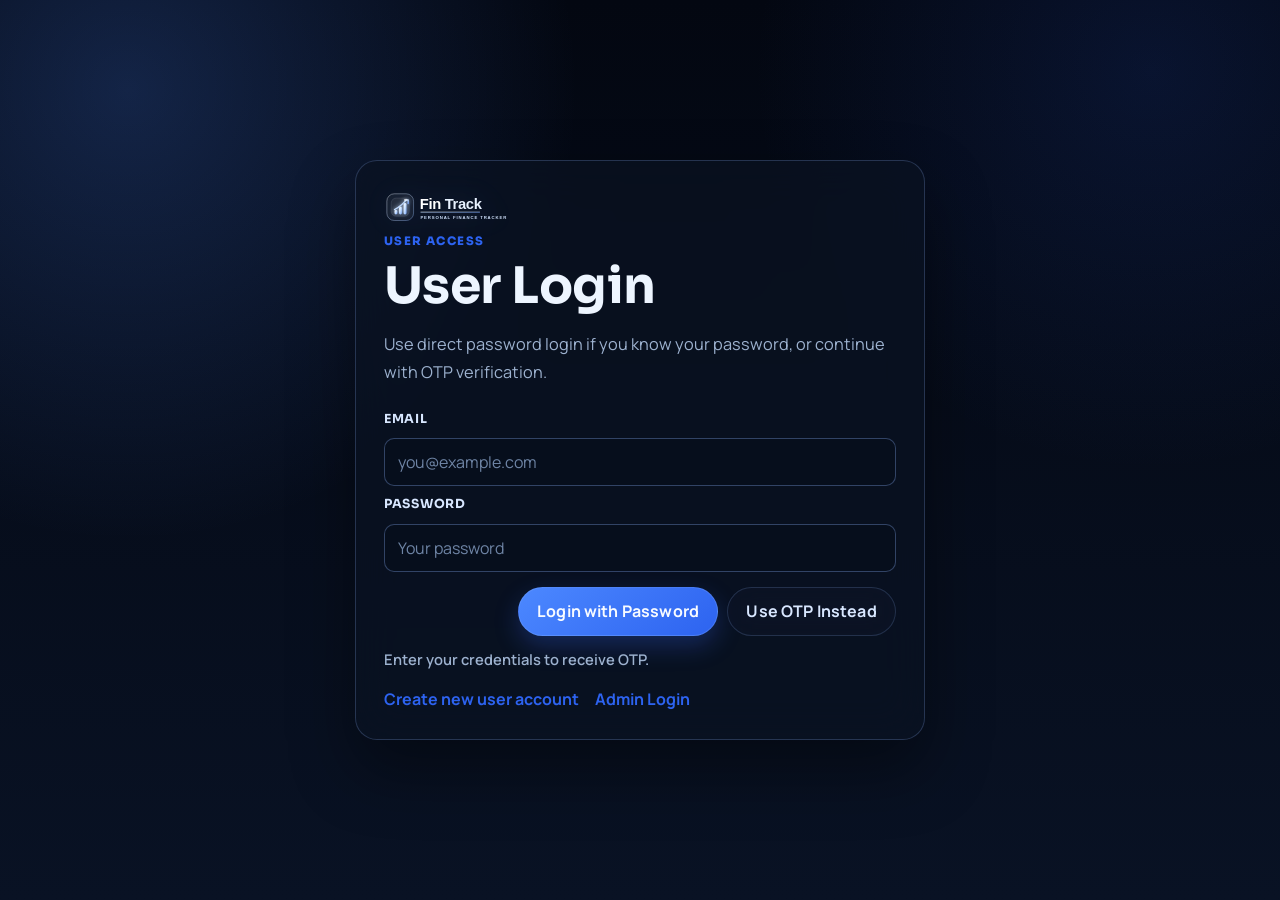
<file: frontend/reports.html>
<!doctype html>
<html lang="en">
<head>
  <meta charset="UTF-8" />
  <meta name="viewport" content="width=device-width, initial-scale=1.0" />
  <title>FinTrack | Reports</title>
  <link rel="icon" type="image/svg+xml" href="assets/fintrack-icon.svg?v=3" />
  <link rel="shortcut icon" href="assets/fintrack-icon.svg?v=3" />
  <link rel="preconnect" href="https://fonts.googleapis.com" />
  <link rel="preconnect" href="https://fonts.gstatic.com" crossorigin />
  <link href="https://fonts.googleapis.com/css2?family=Manrope:wght@400;500;600;700;800&family=Sora:wght@600;700;800&display=swap" rel="stylesheet" />
  <link rel="stylesheet" href="styles.css" />
</head>
<body class="page-sidebar page-reports">
  <div class="page-wrapper">
  <header class="site-header">
    <div class="container header-row">
      <a class="brand" href="users.html" aria-label="FinTrack users">
        <img src="assets/fintrack-logo.svg?v=3" alt="FinTrack" />
      </a>
      <nav class="main-nav">
        <a href="users.html">Users</a>
        <a href="accounts.html">Accounts</a>
        <a href="transactions.html">Transactions</a>
        <a href="transfers.html">Transfers</a>
        <a class="active-link" href="reports.html">Reports</a>
        <a class="user-only-nav" href="wallets.html">Wallets</a>
        <a class="user-only-nav" href="wallet-transactions.html">Wallet Txns</a>
      </nav>
      <div class="admin-sidebar-meta">
        <p id="sessionInfo" class="session-chip">User session</p>
        <button id="logoutButton" class="btn btn-secondary" type="button">Logout</button>
      </div>
    </div>
  </header>

  <main class="dashboard-main">
    <section class="dashboard-hero">
      <div class="container">
        <p class="kicker">Reports Module</p>
        <h1 id="welcomeTitle">Financial Reports</h1>
        <p class="lead">Generate decision-ready insights from balances, category spending, and income-versus-expense trends.</p>
      </div>
    </section>

    <section class="features">
      <div class="container ops-grid two-col">
        <article class="card op-card">
          <h3>Report Studio</h3>
          <p class="card-desc">Run focused reports or a complete overview dashboard with visual analytics.</p>
          <div class="btn-row">
            <button class="btn btn-primary" data-action="report-overview" type="button">Generate Overview</button>
            <button class="btn btn-secondary" data-action="report-bank-balances" type="button">Bank Balances</button>
            <button class="btn btn-secondary" data-action="report-monthly-expenses" type="button">Monthly Expenses</button>
            <button class="btn btn-secondary" data-action="report-category-expense" type="button">Expense by Category</button>
            <button class="btn btn-secondary" data-action="report-summary" type="button">Income vs Expense</button>
          </div>
          <div class="form-grid">
            <label class="field-stack">
              <span>Statement From Date</span>
              <input id="statement-from-date" type="date" />
            </label>
            <label class="field-stack">
              <span>Statement To Date</span>
              <input id="statement-to-date" type="date" />
            </label>
          </div>
          <div class="btn-row">
            <button class="btn btn-secondary" data-action="report-bank-statement-csv" type="button">Bank Statement CSV</button>
            <button class="btn btn-secondary" data-action="report-bank-statement-pdf" type="button">Bank Statement PDF</button>
            <button class="btn btn-secondary" data-action="report-overview-csv" type="button">Overall Report CSV</button>
            <button class="btn btn-secondary" data-action="report-overview-pdf" type="button">Overall Report PDF</button>
          </div>
        </article>

        <article class="card op-card result-card module-result workspace-result-card">
          <div class="workspace-head">
            <div>
              <p class="workspace-kicker">Insight Workspace</p>
              <h3>Financial Intelligence</h3>
              <p class="workspace-subtitle">Summaries, charts, and analysis-ready tables are rendered here after each report run.</p>
            </div>
            <p id="statusLine" class="status-line">Ready</p>
          </div>
          <div id="result" class="result-box"><p class="result-empty">Choose a report action to load your analytics workspace.</p></div>
        </article>
      </div>
    </section>
  </main>
  </div>

  <footer class="site-footer">
    <div class="container">
      <p>© <span id="year"></span> FinTrack. All rights reserved.</p>
      <div class="footer-extra">
        <div class="footer-grid">
          <div class="footer-panels">
            <article class="footer-panel">
              <h4>Insight Reports</h4>
              <p>Understand spending patterns by month, category, and account type.</p>
            </article>
            <article class="footer-panel">
              <h4>Better Decisions</h4>
              <p>Use report trends to improve your savings and budget planning cycle.</p>
            </article>
          </div>
          <div class="footer-photo">
            <img src="https://images.unsplash.com/photo-1460925895917-afdab827c52f?auto=format&fit=crop&w=1200&q=80" alt="Financial charts and report dashboard" />
          </div>
        </div>
      </div>
    </div>
  </footer>

  <script src="dashboard.js"></script>
</body>
</html>
</file>
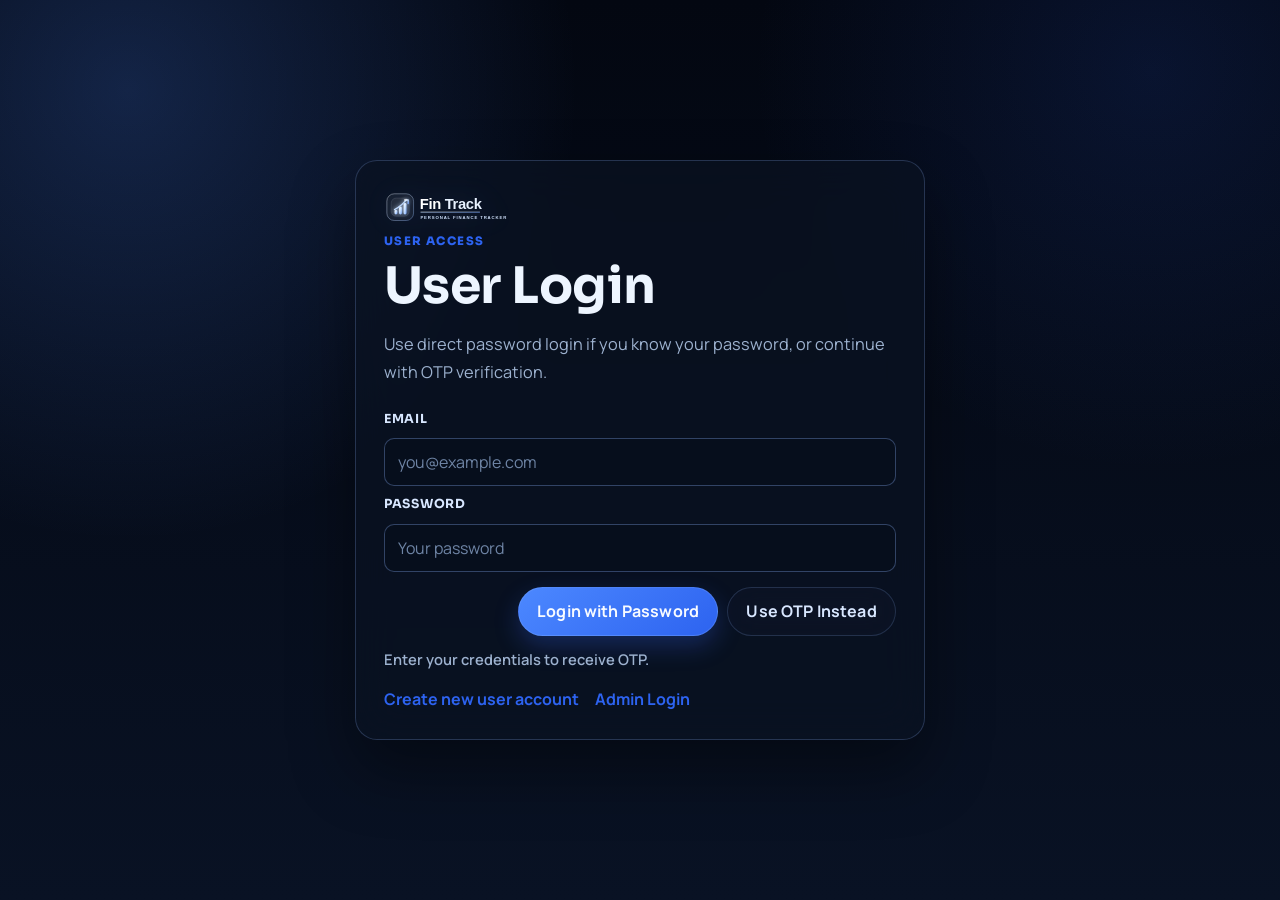
<file: frontend/transactions.html>
<!doctype html>
<html lang="en">
<head>
  <meta charset="UTF-8" />
  <meta name="viewport" content="width=device-width, initial-scale=1.0" />
  <title>FinTrack | Transactions</title>
  <link rel="icon" type="image/svg+xml" href="assets/fintrack-icon.svg?v=3" />
  <link rel="shortcut icon" href="assets/fintrack-icon.svg?v=3" />
  <link rel="preconnect" href="https://fonts.googleapis.com" />
  <link rel="preconnect" href="https://fonts.gstatic.com" crossorigin />
  <link href="https://fonts.googleapis.com/css2?family=Manrope:wght@400;500;600;700;800&family=Sora:wght@600;700;800&display=swap" rel="stylesheet" />
  <link rel="stylesheet" href="styles.css" />
</head>
<body class="page-sidebar page-transactions">
  <div class="page-wrapper">
  <header class="site-header">
    <div class="container header-row">
      <a class="brand" href="users.html" aria-label="FinTrack users">
        <img src="assets/fintrack-logo.svg?v=3" alt="FinTrack" />
      </a>
      <nav class="main-nav">
        <a href="users.html">Users</a>
        <a href="accounts.html">Accounts</a>
        <a class="active-link" href="transactions.html">Transactions</a>
        <a href="transfers.html">Transfers</a>
        <a href="reports.html">Reports</a>
        <a class="user-only-nav" href="wallets.html">Wallets</a>
        <a class="user-only-nav" href="wallet-transactions.html">Wallet Txns</a>
      </nav>
      <div class="admin-sidebar-meta">
        <p id="sessionInfo" class="session-chip">User session</p>
        <button id="logoutButton" class="btn btn-secondary" type="button">Logout</button>
      </div>
    </div>
  </header>

  <main class="dashboard-main">
    <section class="dashboard-hero">
      <div class="container">
        <p class="kicker">Transactions Module</p>
        <h1 id="welcomeTitle">Transaction Management</h1>
        <p class="lead">Record income and expenses, then audit account activity with production-grade filtering.</p>
      </div>
    </section>

    <section class="features">
      <div class="container ops-grid two-col">
        <article class="card op-card">
          <h3>Record Income</h3>
          <p class="card-desc">Capture inbound account transactions with category and payment context.</p>
          <div class="form-grid single">
            <label class="field-stack">
              <span>Bank Account ID</span>
              <input id="tx-income-bankAccountId" type="number" placeholder="Enter bank account ID" />
            </label>
            <label class="field-stack">
              <span>Amount</span>
              <input id="tx-income-amount" type="number" step="0.01" placeholder="Enter income amount" />
            </label>
            <label class="field-stack">
              <span>Category</span>
              <select id="tx-income-category">
                <option value="" selected>Select Income Category</option>
                <option value="Salary">Salary</option>
                <option value="Freelance">Freelance</option>
                <option value="Business">Business</option>
                <option value="Investment">Investment</option>
                <option value="Gift">Gift</option>
                <option value="Other">Other</option>
              </select>
            </label>
            <label class="field-stack">
              <span>Payment Method</span>
              <select id="tx-income-paymentMethod">
                <option value="" selected>Select Payment Method</option>
                <option value="UPI">UPI</option>
                <option value="CARD">Card</option>
                <option value="NET_BANKING">Net Banking</option>
                <option value="WALLET">Wallet</option>
              </select>
            </label>
            <label class="field-stack">
              <span>Description</span>
              <input id="tx-income-description" placeholder="Optional note for this income" />
            </label>
          </div>
          <div class="btn-row">
            <button class="btn btn-primary" data-action="record-income" type="button">Record Income</button>
          </div>
        </article>

        <article class="card op-card">
          <h3>Add Expense</h3>
          <p class="card-desc">Track outgoing account transactions with category and payment details.</p>
          <div class="form-grid single">
            <label class="field-stack">
              <span>Bank Account ID</span>
              <input id="tx-expense-bankAccountId" type="number" placeholder="Enter bank account ID" />
            </label>
            <label class="field-stack">
              <span>Amount</span>
              <input id="tx-expense-amount" type="number" step="0.01" placeholder="Enter expense amount" />
            </label>
            <label class="field-stack">
              <span>Category</span>
              <select id="tx-expense-category">
                <option value="" selected>Select Expense Category</option>
                <option value="Food">Food</option>
                <option value="Travel">Travel</option>
                <option value="Bills">Bills</option>
                <option value="Shopping">Shopping</option>
                <option value="Entertainment">Entertainment</option>
                <option value="Health">Health</option>
                <option value="Education">Education</option>
                <option value="Others">Others</option>
              </select>
            </label>
            <label class="field-stack">
              <span>Payment Method</span>
              <select id="tx-expense-paymentMethod">
                <option value="" selected>Select Payment Method</option>
                <option value="UPI">UPI</option>
                <option value="CARD">Card</option>
                <option value="NET_BANKING">Net Banking</option>
                <option value="WALLET">Wallet</option>
              </select>
            </label>
            <label class="field-stack">
              <span>Description</span>
              <input id="tx-expense-description" placeholder="Optional note for this expense" />
            </label>
          </div>
          <div class="btn-row">
            <button class="btn btn-primary" data-action="record-expense" type="button">Add Expense</button>
          </div>
        </article>

        <article class="card op-card section-full">
          <h3>Transaction History</h3>
          <p class="card-desc">Apply filters to review account movement by date, amount, type, method, and counterparty.</p>
          <div class="form-grid">
            <label class="field-stack">
              <span>From Date</span>
              <input id="tx-filter-fromDate" type="date" placeholder="From date" />
            </label>
            <label class="field-stack">
              <span>To Date</span>
              <input id="tx-filter-toDate" type="date" placeholder="To date" />
            </label>
            <label class="field-stack">
              <span>Transaction Type</span>
              <select id="tx-filter-transactionType">
                <option value="" selected>All</option>
                <option value="CREDIT">CREDIT</option>
                <option value="DEBIT">DEBIT</option>
              </select>
            </label>
            <label class="field-stack">
              <span>Status</span>
              <select id="tx-filter-status">
                <option value="" selected>All</option>
                <option value="SUCCESS">SUCCESS</option>
                <option value="FAILED">FAILED</option>
                <option value="PENDING">PENDING</option>
                <option value="INITIATED">INITIATED</option>
                <option value="SENT">SENT</option>
              </select>
            </label>
            <label class="field-stack">
              <span>Min Amount</span>
              <input id="tx-filter-minAmount" type="number" step="0.01" placeholder="Minimum amount" />
            </label>
            <label class="field-stack">
              <span>Max Amount</span>
              <input id="tx-filter-maxAmount" type="number" step="0.01" placeholder="Maximum amount" />
            </label>
            <label class="field-stack">
              <span>Category</span>
              <input id="tx-filter-category" list="tx-category-options" placeholder="Category contains..." />
              <datalist id="tx-category-options">
                <option value="Salary"></option>
                <option value="Freelance"></option>
                <option value="Business"></option>
                <option value="Investment"></option>
                <option value="Gift"></option>
                <option value="Food"></option>
                <option value="Travel"></option>
                <option value="Bills"></option>
                <option value="Shopping"></option>
                <option value="Entertainment"></option>
                <option value="Health"></option>
                <option value="Education"></option>
                <option value="Transfer"></option>
                <option value="Other"></option>
                <option value="Others"></option>
              </datalist>
            </label>
            <label class="field-stack">
              <span>Payment Method</span>
              <select id="tx-filter-paymentMethod">
                <option value="" selected>All</option>
                <option value="UPI">UPI</option>
                <option value="CARD">Card</option>
                <option value="NET_BANKING">Net Banking</option>
                <option value="WALLET">Wallet</option>
              </select>
            </label>
            <label class="field-stack">
              <span>Account ID</span>
              <input id="tx-filter-accountId" type="number" placeholder="Filter by account ID" />
            </label>
            <label class="field-stack">
              <span>Merchant / Receiver</span>
              <input id="tx-filter-receiver" placeholder="Name contains..." />
            </label>
          </div>
          <div class="btn-row">
            <button class="btn btn-secondary" data-action="list-transactions" type="button">Load History</button>
            <button class="btn btn-secondary" data-action="clear-tx-filters" type="button">Clear Filters</button>
          </div>
        </article>

        <article class="card op-card">
          <h3>Transaction Lookup</h3>
          <p class="card-desc">Fetch a single transaction receipt using its unique transaction ID.</p>
          <div class="form-grid single">
            <label class="field-stack">
              <span>Transaction ID</span>
              <input id="tx-id" type="number" placeholder="Enter transaction ID" />
            </label>
          </div>
          <div class="btn-row">
            <button class="btn btn-secondary" data-action="get-transaction" type="button">Get Details</button>
          </div>
        </article>

        <article class="card op-card result-card module-result workspace-result-card">
          <div class="workspace-head">
            <div>
              <p class="workspace-kicker">Activity Workspace</p>
              <h3>Transaction Intelligence</h3>
              <p class="workspace-subtitle">Action receipts, summary KPIs, and transaction tables are shown here in a product-ready format.</p>
            </div>
            <p id="statusLine" class="status-line">Ready</p>
          </div>
          <div id="result" class="result-box"><p class="result-empty">Run a transaction action to populate the activity workspace.</p></div>
        </article>
      </div>
    </section>
  </main>
  </div>

  <footer class="site-footer">
    <div class="container">
      <p>© <span id="year"></span> FinTrack. All rights reserved.</p>
      <div class="footer-extra">
        <div class="footer-grid">
          <div class="footer-panels">
            <article class="footer-panel">
              <h4>Transaction Log</h4>
              <p>Record income and expenses with better clarity for each money movement.</p>
            </article>
            <article class="footer-panel">
              <h4>History Review</h4>
              <p>Audit transaction history quickly before generating monthly reports.</p>
            </article>
          </div>
          <div class="footer-photo">
            <img src="https://images.unsplash.com/photo-1554224155-1696413565d3?auto=format&fit=crop&w=1200&q=80" alt="Transaction records and receipt analysis" />
          </div>
        </div>
      </div>
    </div>
  </footer>

  <script src="dashboard.js"></script>
</body>
</html>
</file>
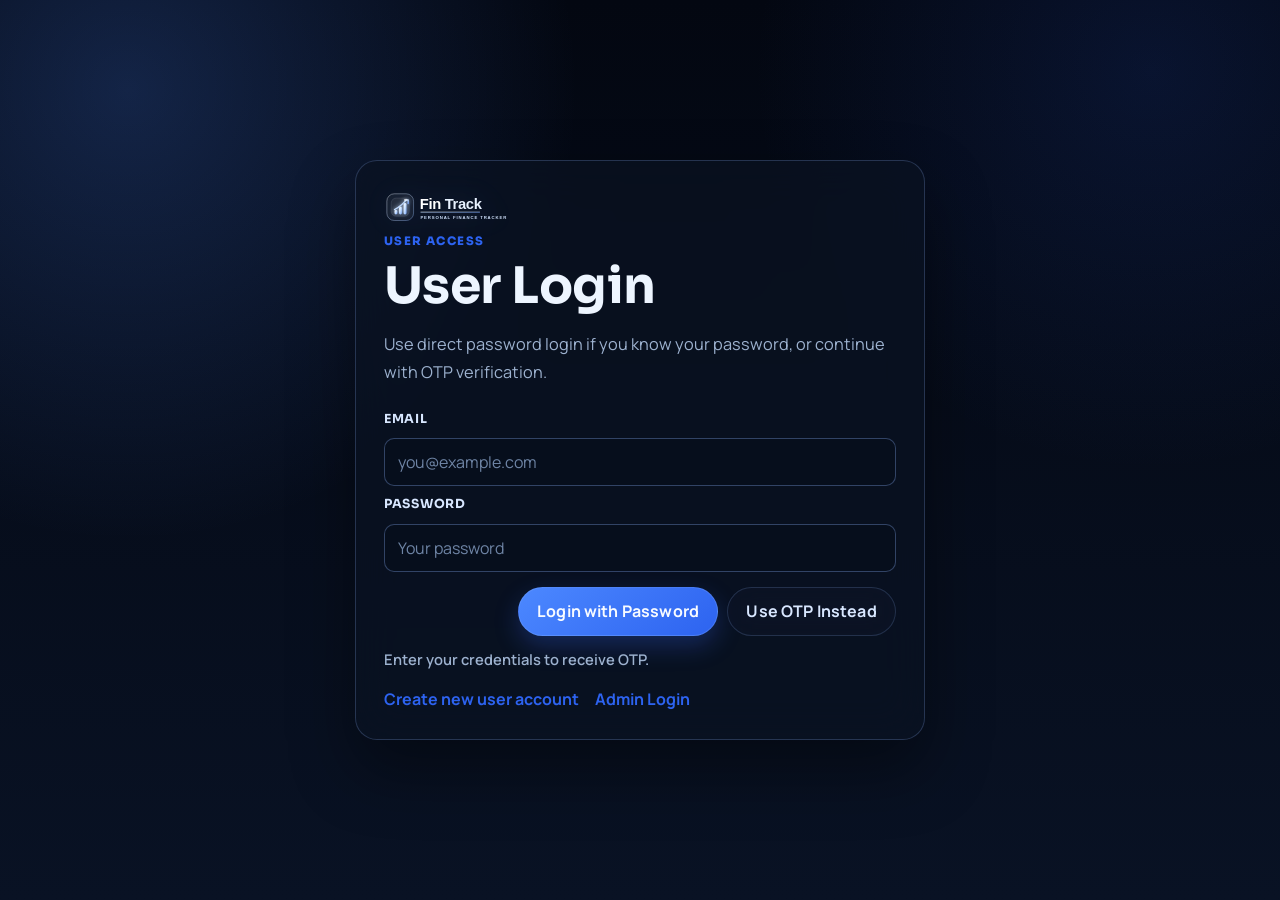
<file: frontend/transfers.html>
<!doctype html>
<html lang="en">
<head>
  <meta charset="UTF-8" />
  <meta name="viewport" content="width=device-width, initial-scale=1.0" />
  <title>FinTrack | Transfers</title>
  <link rel="icon" type="image/svg+xml" href="assets/fintrack-icon.svg?v=3" />
  <link rel="shortcut icon" href="assets/fintrack-icon.svg?v=3" />
  <link rel="preconnect" href="https://fonts.googleapis.com" />
  <link rel="preconnect" href="https://fonts.gstatic.com" crossorigin />
  <link href="https://fonts.googleapis.com/css2?family=Manrope:wght@400;500;600;700;800&family=Sora:wght@600;700;800&display=swap" rel="stylesheet" />
  <link rel="stylesheet" href="styles.css" />
</head>
<body class="page-sidebar page-transfers">
  <div class="page-wrapper">
  <header class="site-header">
    <div class="container header-row">
      <a class="brand" href="users.html" aria-label="FinTrack users">
        <img src="assets/fintrack-logo.svg?v=3" alt="FinTrack" />
      </a>
      <nav class="main-nav">
        <a href="users.html">Users</a>
        <a href="accounts.html">Accounts</a>
        <a href="transactions.html">Transactions</a>
        <a class="active-link" href="transfers.html">Transfers</a>
        <a href="reports.html">Reports</a>
        <a class="user-only-nav" href="wallets.html">Wallets</a>
        <a class="user-only-nav" href="wallet-transactions.html">Wallet Txns</a>
      </nav>
      <div class="admin-sidebar-meta">
        <p id="sessionInfo" class="session-chip">User session</p>
        <button id="logoutButton" class="btn btn-secondary" type="button">Logout</button>
      </div>
    </div>
  </header>

  <main class="dashboard-main">
    <section class="dashboard-hero">
      <div class="container">
        <p class="kicker">Transfers Module</p>
        <h1 id="welcomeTitle">Fund Transfer Operations</h1>
        <p class="lead">Initiate or mark sent transfers by deducting from source account and crediting account, wallet, or external destinations.</p>
      </div>
    </section>

    <section class="features">
      <div class="container ops-grid two-col">
        <article class="card op-card transfer-op-card">
          <h3>Create Transfer</h3>
          <p class="card-desc">Capture transfer intent like a banking app: choose route, enter receiver, and mark as INITIATED or SENT.</p>

          <div class="transfer-form">
            <section class="transfer-block">
              <h4 class="transfer-block-title">Pay From</h4>
              <div class="transfer-grid two-col">
                <label class="field-stack">
                  <span>Source Account ID</span>
                  <input id="tr-sourceAccountId" type="number" placeholder="Enter source account ID" />
                </label>
                <label class="field-stack">
                  <span>Amount</span>
                  <input id="tr-amount" type="number" step="0.01" placeholder="Enter amount" />
                </label>
              </div>
            </section>

            <section class="transfer-block">
              <h4 class="transfer-block-title">Transfer Route</h4>
              <div class="transfer-grid three-col">
                <label class="field-stack">
                  <span>Transfer Type</span>
                  <select id="tr-transferType">
                    <option value="ACCOUNT">Account</option>
                    <option value="WALLET">Wallet</option>
                    <option value="MOBILE">Mobile Number</option>
                    <option value="UPI">UPI ID</option>
                  </select>
                </label>
                <label class="field-stack">
                  <span>Payment Method</span>
                  <select id="tr-paymentMethod">
                    <option value="" selected>Auto</option>
                    <option value="UPI">UPI</option>
                    <option value="CARD">Card</option>
                    <option value="NET_BANKING">Net Banking</option>
                    <option value="WALLET">Wallet</option>
                  </select>
                </label>
                <label class="field-stack">
                  <span>Transfer Status</span>
                  <select id="tr-transferStatus">
                    <option value="SENT" selected>SENT</option>
                    <option value="INITIATED">INITIATED</option>
                  </select>
                </label>
              </div>
              <p id="tr-routeHint" class="transfer-hint">Route set to account transfer. Enter destination account ID.</p>
            </section>

            <section class="transfer-block">
              <h4 class="transfer-block-title">Pay To</h4>
              <div class="transfer-grid two-col">
                <label class="field-stack" data-transfer-field="ACCOUNT">
                  <span>Destination Account ID</span>
                  <input id="tr-destinationAccountId" type="number" placeholder="Enter beneficiary account ID" />
                </label>
                <label class="field-stack" data-transfer-field="WALLET">
                  <span>Destination Wallet ID</span>
                  <input id="tr-destinationWalletId" type="number" placeholder="Enter destination wallet ID" />
                </label>
                <label class="field-stack" data-transfer-field="MOBILE">
                  <span>Mobile Number</span>
                  <input id="tr-mobileNumber" placeholder="Enter receiver mobile number" />
                </label>
                <label class="field-stack" data-transfer-field="UPI">
                  <span>UPI ID</span>
                  <input id="tr-upiId" placeholder="Enter UPI ID (example@bank)" />
                </label>
                <label class="field-stack">
                  <span>Receiver / Merchant Name</span>
                  <input id="tr-receiverName" placeholder="Enter receiver name" />
                </label>
                <label class="field-stack">
                  <span>Description</span>
                  <input id="tr-description" placeholder="Optional transfer note" />
                </label>
              </div>
              <label class="inline-check transfer-inline-check">
                <input id="tr-selfTransfer" type="checkbox" />
                <span>Self transfer</span>
              </label>
            </section>
          </div>

          <div class="btn-row">
            <button class="btn btn-primary" data-action="transfer-funds" type="button">Submit Transfer</button>
          </div>
        </article>

        <article class="card op-card result-card module-result workspace-result-card">
          <div class="workspace-head">
            <div>
              <p class="workspace-kicker">Transfer Workspace</p>
              <h3>Transfer Receipts</h3>
              <p class="workspace-subtitle">Transfer execution details and route summaries appear here.</p>
            </div>
            <p id="statusLine" class="status-line">Ready</p>
          </div>
          <div id="result" class="result-box"><p class="result-empty">Submit a transfer to view its operational receipt.</p></div>
        </article>
      </div>
    </section>
  </main>
  </div>

  <footer class="site-footer">
    <div class="container">
      <p>© <span id="year"></span> FinTrack. All rights reserved.</p>
      <div class="footer-extra">
        <div class="footer-grid">
          <div class="footer-panels">
            <article class="footer-panel">
              <h4>Transfer Flow</h4>
              <p>Move funds to account, wallet, mobile, or UPI destinations with clear source tracking.</p>
            </article>
            <article class="footer-panel">
              <h4>Sync Balances</h4>
              <p>Maintain accurate totals by verifying transfer results after each action.</p>
            </article>
          </div>
          <div class="footer-photo">
            <img src="https://images.unsplash.com/photo-1589758438368-0ad531db3366?auto=format&fit=crop&w=1200&q=80" alt="Digital money transfer concept" />
          </div>
        </div>
      </div>
    </div>
  </footer>

  <script src="dashboard.js"></script>
</body>
</html>
</file>
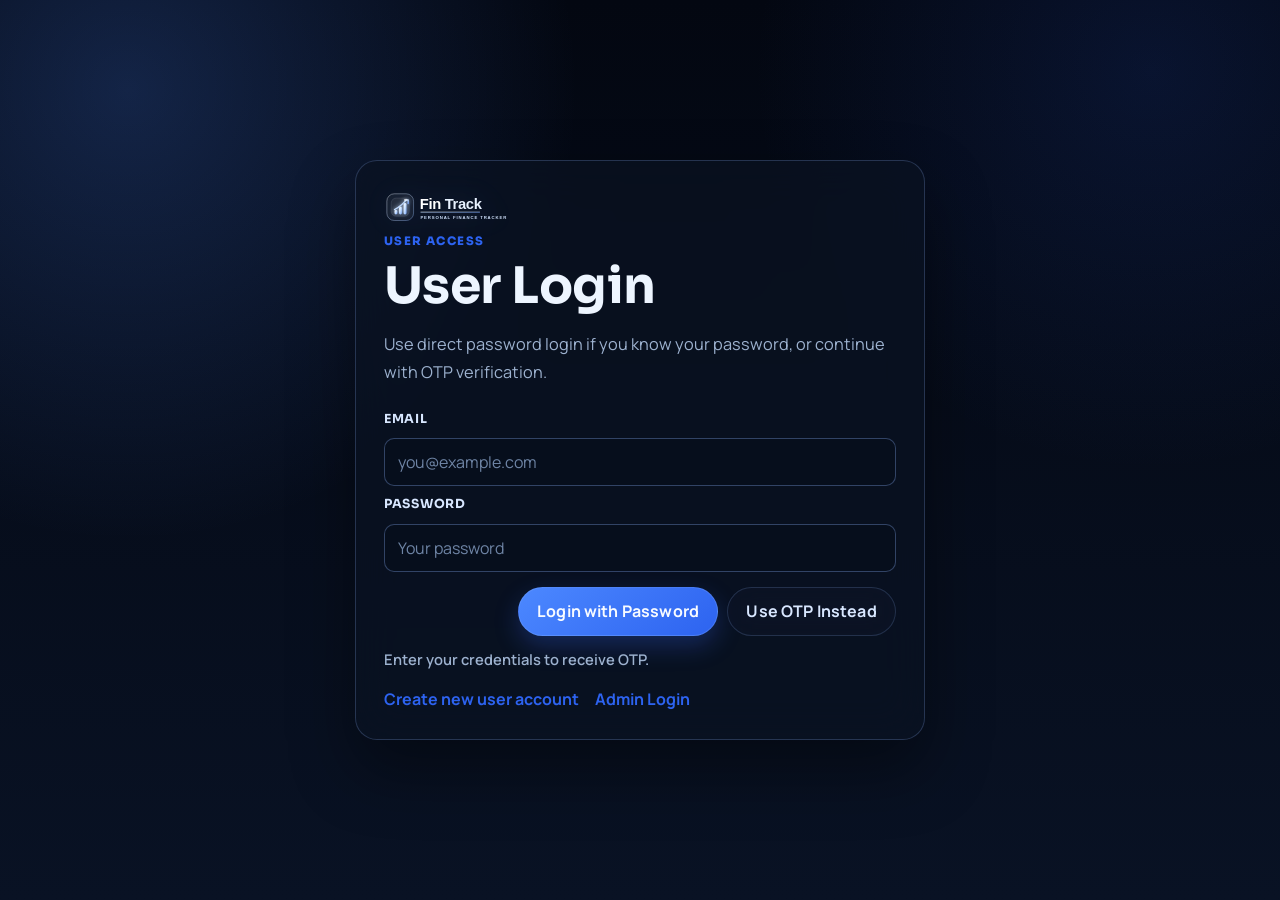
<file: frontend/user-login.html>
<!doctype html>
<html lang="en">
<head>
  <meta charset="UTF-8" />
  <meta name="viewport" content="width=device-width, initial-scale=1.0" />
  <title>FinTrack | User Login</title>
  <link rel="icon" type="image/svg+xml" href="assets/fintrack-icon.svg?v=3" />
  <link rel="shortcut icon" href="assets/fintrack-icon.svg?v=3" />
  <link rel="preconnect" href="https://fonts.googleapis.com" />
  <link rel="preconnect" href="https://fonts.gstatic.com" crossorigin />
  <link href="https://fonts.googleapis.com/css2?family=Manrope:wght@400;500;600;700;800&family=Sora:wght@600;700;800&display=swap" rel="stylesheet" />
  <link rel="stylesheet" href="styles.css" />
</head>
<body data-auth-page="user-login" class="auth-page-body">
  <main class="auth-layout">
    <section class="auth-card">
      <a class="brand" href="index.html" aria-label="FinTrack home">
        <img src="assets/fintrack-logo.svg?v=3" alt="FinTrack" />
      </a>
      <p class="kicker">User Access</p>
      <h1>User Login</h1>
      <p class="lead">Use direct password login if you know your password, or continue with OTP verification.</p>

      <form id="requestOtpForm" class="auth-form active" novalidate>
        <label for="email">Email</label>
        <input id="email" type="email" placeholder="you@example.com" required />

        <label for="password">Password</label>
        <input id="password" type="password" placeholder="Your password" required />

        <div class="btn-row">
          <button class="btn btn-primary" id="directLoginButton" type="button">Login with Password</button>
          <button class="btn btn-secondary" type="submit">Use OTP Instead</button>
        </div>
      </form>

      <form id="verifyOtpForm" class="auth-form active" novalidate>
        <div id="otpSection" hidden>
          <label for="otp">OTP</label>
          <input id="otp" type="text" inputmode="numeric" maxlength="6" placeholder="6-digit OTP" required />
          <button class="btn btn-secondary" type="submit">Verify OTP & Login</button>
        </div>
      </form>

      <p id="authStatus" class="auth-status">Enter your credentials to receive OTP.</p>
      <p class="auth-links">
        <a href="register.html">Create new user account</a>
        <a href="admin-login.html">Admin Login</a>
      </p>
    </section>
  </main>

  <script src="auth.js"></script>
</body>
</html>
</file>
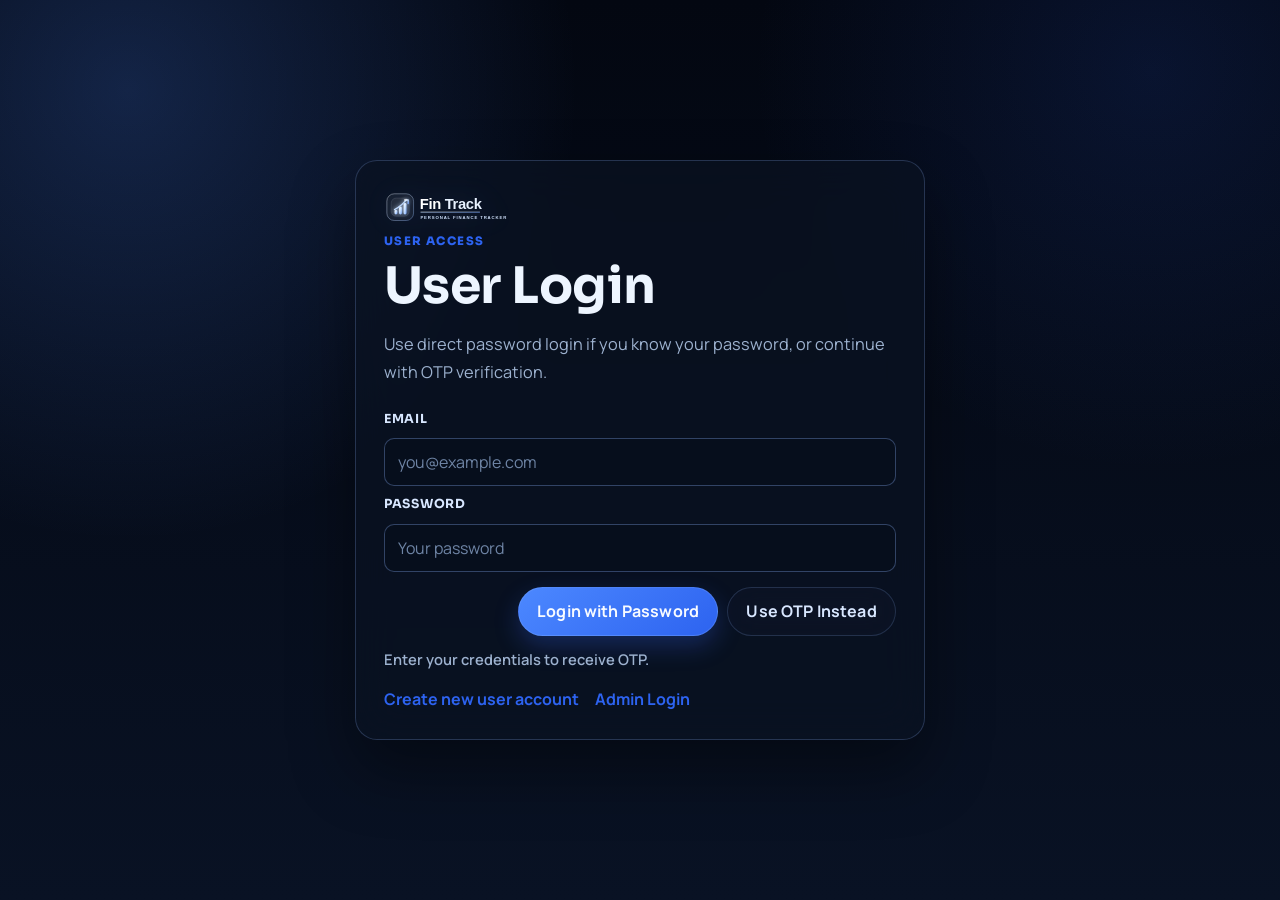
<file: frontend/users.html>
<!doctype html>
<html lang="en">
<head>
  <meta charset="UTF-8" />
  <meta name="viewport" content="width=device-width, initial-scale=1.0" />
  <title>FinTrack | Users</title>
  <link rel="icon" type="image/svg+xml" href="assets/fintrack-icon.svg?v=3" />
  <link rel="shortcut icon" href="assets/fintrack-icon.svg?v=3" />
  <link rel="preconnect" href="https://fonts.googleapis.com" />
  <link rel="preconnect" href="https://fonts.gstatic.com" crossorigin />
  <link href="https://fonts.googleapis.com/css2?family=Manrope:wght@400;500;600;700;800&family=Sora:wght@600;700;800&display=swap" rel="stylesheet" />
  <link rel="stylesheet" href="styles.css" />
</head>
<body class="page-sidebar">
  <div class="page-wrapper">
  <header class="site-header">
    <div class="container header-row">
      <a class="brand" href="users.html" aria-label="FinTrack users">
        <img src="assets/fintrack-logo.svg?v=3" alt="FinTrack" />
      </a>
      <nav class="main-nav">
        <a class="active-link" href="users.html">Users</a>
        <a href="accounts.html">Accounts</a>
        <a class="user-only-nav" href="transactions.html">Transactions</a>
        <a class="user-only-nav" href="transfers.html">Transfers</a>
        <a href="reports.html">Reports</a>
        <a class="user-only-nav" href="wallets.html">Wallets</a>
        <a class="user-only-nav" href="wallet-transactions.html">Wallet Txns</a>
      </nav>
      <div class="admin-sidebar-meta">
        <p id="sessionInfo" class="session-chip">User session</p>
        <button id="logoutButton" class="btn btn-secondary" type="button">Logout</button>
      </div>
    </div>
  </header>

  <main class="dashboard-main">
    <section class="dashboard-hero">
      <div class="container">
        <p class="kicker">Users Module</p>
        <h1 id="welcomeTitle">Profile Overview</h1>
        <p id="usersLead" class="lead">Your profile details are fetched automatically after login.</p>
      </div>
    </section>

    <section id="usersSelfWorkspace" class="features">
      <div class="container ops-grid two-col">
        <article class="card op-card profile-card-only">
          <h3>PERSONAL DETAILS</h3>
          <div class="personal-details-grid">
            <div class="personal-row">
              <span class="personal-key">ID</span>
              <span id="profile-id" class="personal-value">-</span>
            </div>
            <div class="personal-row">
              <span class="personal-key">NAME</span>
              <span id="profile-name" class="personal-value">-</span>
            </div>
            <div class="personal-row">
              <span class="personal-key">EMAIL</span>
              <span id="profile-email" class="personal-value">-</span>
            </div>
            <div class="personal-row">
              <span class="personal-key">FULLNAME</span>
              <span id="profile-fullname" class="personal-value">-</span>
            </div>
            <div class="personal-row">
              <span class="personal-key">PROFILE CREATED AT</span>
              <span id="profile-created-at" class="personal-value">-</span>
            </div>
          </div>
        </article>

        <article class="card op-card profile-card-only">
          <h3>UPDATE PROFILE</h3>
          <div class="form-grid">
            <input id="edit-username" placeholder="Username" />
            <input id="edit-email" placeholder="Email" />
            <input id="edit-fullname" placeholder="Full name" />
            <input id="edit-password" type="password" placeholder="New password (optional)" />
          </div>
          <button class="btn btn-primary" data-action="update-user" type="button">Update Profile</button>
        </article>
      </div>
    </section>

  </main>
  </div>

  <footer class="site-footer">
    <div class="container">
      <p>© <span id="year"></span> FinTrack. All rights reserved.</p>
      <div class="footer-extra">
        <div class="footer-grid">
          <div class="footer-panels">
            <article class="footer-panel">
              <h4>User Setup</h4>
              <p>Create profiles cleanly so every bank account and transaction stays linked correctly.</p>
            </article>
            <article class="footer-panel">
              <h4>Profile Lookup</h4>
              <p>Find user details quickly before performing account or transaction actions.</p>
            </article>
          </div>
          <div class="footer-photo">
            <img src="https://images.unsplash.com/photo-1521791055366-0d553872125f?auto=format&fit=crop&w=1200&q=80" alt="User onboarding and profile records" />
          </div>
        </div>
      </div>
    </div>
  </footer>

  <script src="dashboard.js"></script>
</body>
</html>
</file>
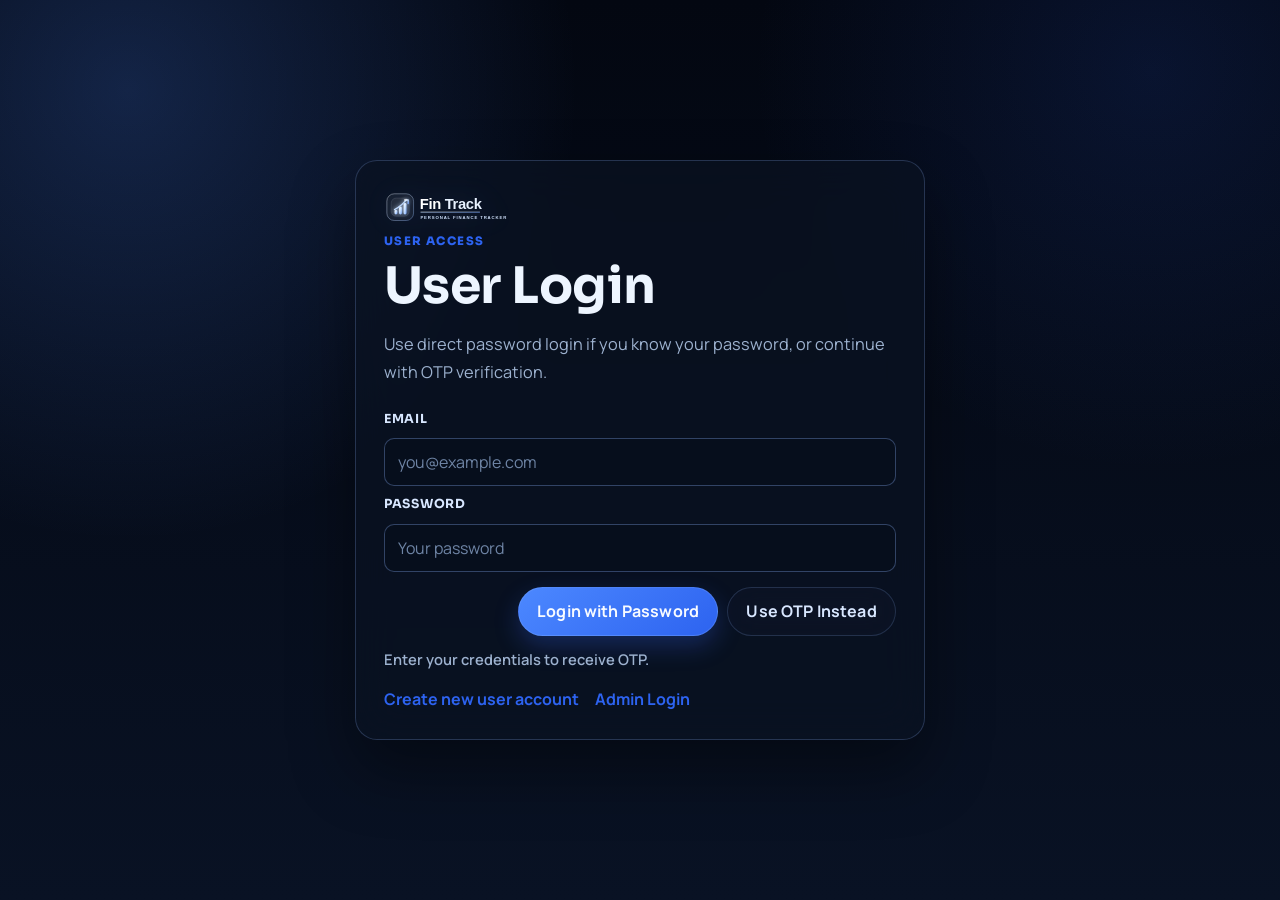
<file: frontend/wallet-transactions.html>
<!doctype html>
<html lang="en">
<head>
  <meta charset="UTF-8" />
  <meta name="viewport" content="width=device-width, initial-scale=1.0" />
  <title>FinTrack | Wallet Transactions</title>
  <link rel="icon" type="image/svg+xml" href="assets/fintrack-icon.svg?v=3" />
  <link rel="shortcut icon" href="assets/fintrack-icon.svg?v=3" />
  <link rel="preconnect" href="https://fonts.googleapis.com" />
  <link rel="preconnect" href="https://fonts.gstatic.com" crossorigin />
  <link href="https://fonts.googleapis.com/css2?family=Manrope:wght@400;500;600;700;800&family=Sora:wght@600;700;800&display=swap" rel="stylesheet" />
  <link rel="stylesheet" href="styles.css" />
</head>
<body class="page-sidebar page-wallet-transactions">
  <div class="page-wrapper">
  <header class="site-header">
    <div class="container header-row">
      <a class="brand" href="users.html" aria-label="FinTrack users">
        <img src="assets/fintrack-logo.svg?v=3" alt="FinTrack" />
      </a>
      <nav class="main-nav">
        <a href="users.html">Users</a>
        <a href="accounts.html">Accounts</a>
        <a href="transactions.html">Transactions</a>
        <a href="transfers.html">Transfers</a>
        <a href="reports.html">Reports</a>
        <a class="user-only-nav" href="wallets.html">Wallets</a>
        <a class="active-link user-only-nav" href="wallet-transactions.html">Wallet Transactions</a>
      </nav>
      <div class="admin-sidebar-meta">
        <p id="sessionInfo" class="session-chip">User session</p>
        <button id="logoutButton" class="btn btn-secondary" type="button">Logout</button>
      </div>
    </div>
  </header>

  <main class="dashboard-main">
    <section class="dashboard-hero">
      <div class="container">
        <p class="kicker">Wallet Transactions</p>
        <h1 id="welcomeTitle">Deposit, Withdraw, Transfer</h1>
        <p class="lead">Manage wallet cashflow with clear operation receipts and auditable transaction history.</p>
      </div>
    </section>

    <section class="features">
      <div class="container ops-grid two-col">
        <article class="card op-card">
          <h3>Deposit</h3>
          <p class="card-desc">Credit money to a wallet with category and note metadata for later reporting.</p>
          <div class="form-grid single">
            <label class="field-stack">
              <span>Wallet ID</span>
              <input id="wt-deposit-walletId" type="number" placeholder="Enter wallet ID" />
            </label>
            <label class="field-stack">
              <span>Amount</span>
              <input id="wt-deposit-amount" type="number" step="0.01" placeholder="Enter amount" />
            </label>
            <label class="field-stack">
              <span>Category</span>
              <input id="wt-deposit-category" placeholder="Optional category" />
            </label>
            <label class="field-stack">
              <span>Description</span>
              <input id="wt-deposit-description" placeholder="Optional note" />
            </label>
          </div>
          <div class="btn-row">
            <button class="btn btn-primary" data-action="wallet-deposit" type="button">Deposit</button>
          </div>
        </article>

        <article class="card op-card">
          <h3>Withdraw</h3>
          <p class="card-desc">Debit money from a wallet while preserving accurate transaction trail details.</p>
          <div class="form-grid single">
            <label class="field-stack">
              <span>Wallet ID</span>
              <input id="wt-withdraw-walletId" type="number" placeholder="Enter wallet ID" />
            </label>
            <label class="field-stack">
              <span>Amount</span>
              <input id="wt-withdraw-amount" type="number" step="0.01" placeholder="Enter amount" />
            </label>
            <label class="field-stack">
              <span>Category</span>
              <input id="wt-withdraw-category" placeholder="Optional category" />
            </label>
            <label class="field-stack">
              <span>Description</span>
              <input id="wt-withdraw-description" placeholder="Optional note" />
            </label>
          </div>
          <div class="btn-row">
            <button class="btn btn-primary" data-action="wallet-withdraw" type="button">Withdraw</button>
          </div>
        </article>

        <article class="card op-card">
          <h3>Wallet-to-Wallet Transfer</h3>
          <p class="card-desc">Move funds between wallets and receive a dual-entry debit-credit operation receipt.</p>
          <div class="form-grid single">
            <label class="field-stack">
              <span>From Wallet ID</span>
              <input id="wt-transfer-fromWalletId" type="number" placeholder="Source wallet" />
            </label>
            <label class="field-stack">
              <span>To Wallet ID</span>
              <input id="wt-transfer-toWalletId" type="number" placeholder="Destination wallet" />
            </label>
            <label class="field-stack">
              <span>Amount</span>
              <input id="wt-transfer-amount" type="number" step="0.01" placeholder="Transfer amount" />
            </label>
            <label class="field-stack">
              <span>Category</span>
              <input id="wt-transfer-category" placeholder="Optional category" />
            </label>
            <label class="field-stack">
              <span>Description</span>
              <input id="wt-transfer-description" placeholder="Optional note" />
            </label>
          </div>
          <div class="btn-row">
            <button class="btn btn-primary" data-action="wallet-transfer" type="button">Transfer</button>
          </div>
        </article>

        <article class="card op-card">
          <h3>Wallet Transaction History</h3>
          <p class="card-desc">Load paginated wallet activity for reconciliation and timeline analysis.</p>
          <div class="form-grid single">
            <label class="field-stack">
              <span>Wallet ID</span>
              <input id="wt-history-walletId" type="number" placeholder="Enter wallet ID" />
            </label>
            <label class="field-stack">
              <span>Page</span>
              <input id="wt-history-page" type="number" placeholder="Default 0" />
            </label>
            <label class="field-stack">
              <span>Page Size</span>
              <input id="wt-history-size" type="number" placeholder="Default 20" />
            </label>
          </div>
          <div class="btn-row">
            <button class="btn btn-secondary" data-action="wallet-list-transactions" type="button">Load History</button>
          </div>
        </article>

        <article class="card op-card result-card module-result workspace-result-card">
          <div class="workspace-head">
            <div>
              <p class="workspace-kicker">Wallet Activity Workspace</p>
              <h3>Ledger Intelligence</h3>
              <p class="workspace-subtitle">Operation receipts and wallet ledger history are presented here with a production-grade structure.</p>
            </div>
            <p id="statusLine" class="status-line">Ready</p>
          </div>
          <div id="result" class="result-box"><p class="result-empty">Run any wallet transaction action to populate this workspace.</p></div>
        </article>
      </div>
    </section>
  </main>
  </div>

  <footer class="site-footer">
    <div class="container">
      <p>© <span id="year"></span> FinTrack. All rights reserved.</p>
    </div>
  </footer>

  <script src="dashboard.js"></script>
</body>
</html>
</file>
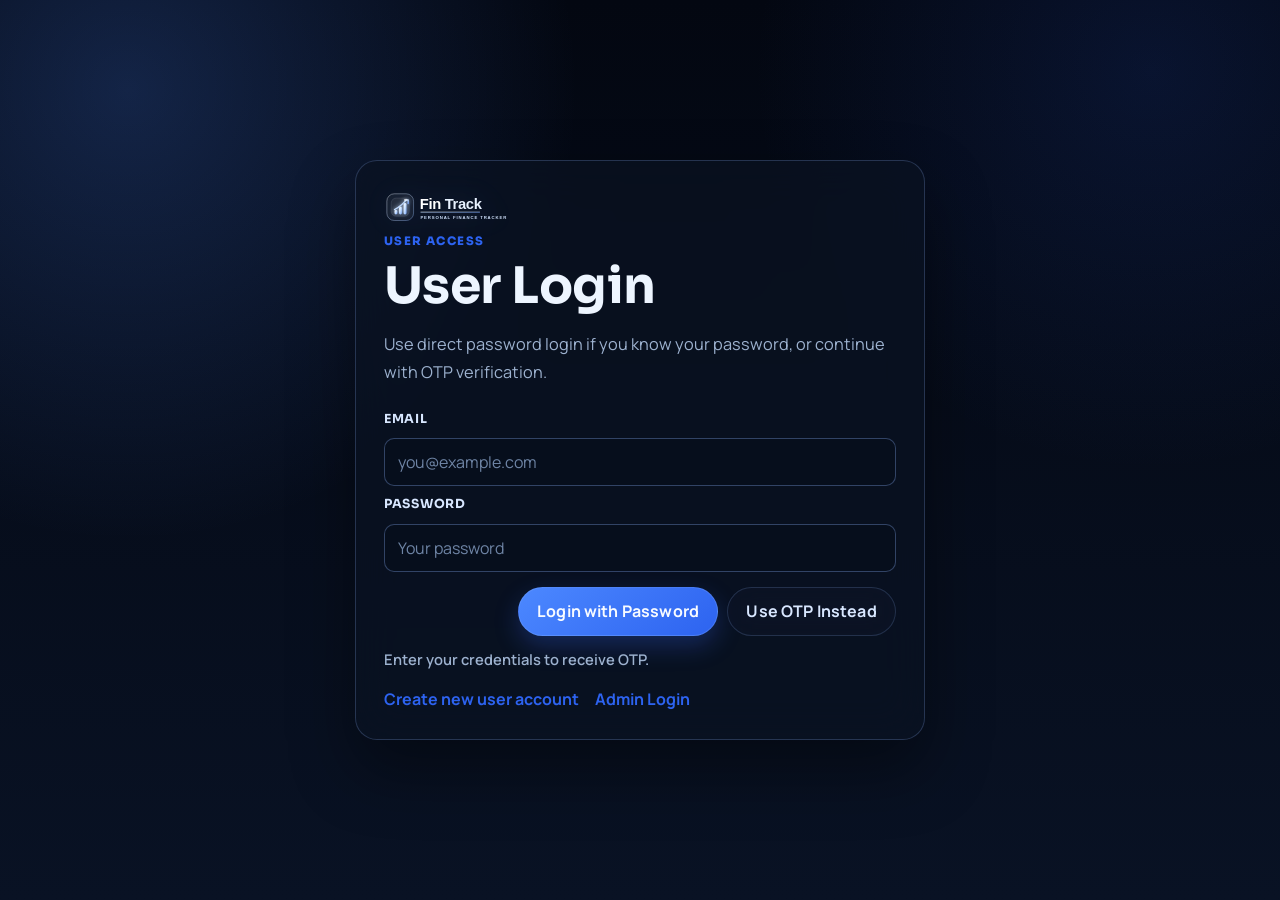
<file: frontend/wallets.html>
<!doctype html>
<html lang="en">
<head>
  <meta charset="UTF-8" />
  <meta name="viewport" content="width=device-width, initial-scale=1.0" />
  <title>FinTrack | Wallets</title>
  <link rel="icon" type="image/svg+xml" href="assets/fintrack-icon.svg?v=3" />
  <link rel="shortcut icon" href="assets/fintrack-icon.svg?v=3" />
  <link rel="preconnect" href="https://fonts.googleapis.com" />
  <link rel="preconnect" href="https://fonts.gstatic.com" crossorigin />
  <link href="https://fonts.googleapis.com/css2?family=Manrope:wght@400;500;600;700;800&family=Sora:wght@600;700;800&display=swap" rel="stylesheet" />
  <link rel="stylesheet" href="styles.css" />
</head>
<body class="page-sidebar">
  <div class="page-wrapper">
  <header class="site-header">
    <div class="container header-row">
      <a class="brand" href="users.html" aria-label="FinTrack users">
        <img src="assets/fintrack-logo.svg?v=3" alt="FinTrack" />
      </a>
      <nav class="main-nav">
        <a href="users.html">Users</a>
        <a href="accounts.html">Accounts</a>
        <a href="transactions.html">Transactions</a>
        <a href="transfers.html">Transfers</a>
        <a href="reports.html">Reports</a>
        <a class="active-link user-only-nav" href="wallets.html">Wallets</a>
        <a class="user-only-nav" href="wallet-transactions.html">Wallet Txns</a>
      </nav>
      <div class="admin-sidebar-meta">
        <p id="sessionInfo" class="session-chip">User session</p>
        <button id="logoutButton" class="btn btn-secondary" type="button">Logout</button>
      </div>
    </div>
  </header>

  <main class="dashboard-main">
    <section class="dashboard-hero">
      <div class="container">
        <p class="kicker">Wallet Module</p>
        <h1 id="welcomeTitle">Wallet Management</h1>
        <p class="lead">Create personal wallets and manage balances with secure user-scoped access.</p>
      </div>
    </section>

    <section class="features">
      <div class="container ops-grid two-col">
        <article class="card op-card">
          <h3>Create Wallet</h3>
          <div class="form-grid">
            <input id="w-name" placeholder="Wallet name" />
            <input id="w-initialBalance" type="number" step="0.01" placeholder="Initial balance (optional)" />
            <select id="w-currency">
              <option value="INR" selected>INR</option>
              <option value="USD">USD</option>
              <option value="EUR">EUR</option>
            </select>
          </div>
          <button class="btn btn-primary" data-action="create-wallet" type="button">Create Wallet</button>
        </article>

        <article class="card op-card">
          <h3>Wallet Actions</h3>
          <div class="form-grid">
            <input id="w-id-get" type="number" placeholder="Wallet ID" />
            <input id="w-id-delete" type="number" placeholder="Delete Wallet ID" />
          </div>
          <div class="btn-row">
            <button class="btn btn-secondary" data-action="list-wallets" type="button">List Wallets</button>
            <button class="btn btn-secondary" data-action="get-wallet" type="button">Get Wallet</button>
            <button class="btn btn-danger" data-action="delete-wallet" type="button">Delete Wallet</button>
          </div>
        </article>

        <article class="card op-card result-card module-result workspace-result-card">
          <div class="workspace-head">
            <div>
              <p class="workspace-kicker">Wallet Workspace</p>
              <h3>Wallet Portfolio</h3>
              <p class="workspace-subtitle">Wallet actions, balances, and portfolio summaries are shown here.</p>
            </div>
            <p id="statusLine" class="status-line">Ready</p>
          </div>
          <div id="result" class="result-box"><p class="result-empty">Run a wallet action to populate the workspace.</p></div>
        </article>
      </div>
    </section>
  </main>
  </div>

  <footer class="site-footer">
    <div class="container">
      <p>© <span id="year"></span> FinTrack. All rights reserved.</p>
    </div>
  </footer>

  <script src="dashboard.js"></script>
</body>
</html>
</file>
<file: frontend/styles.css>
:root {
  --font-body: "Manrope", "Segoe UI", sans-serif;
  --font-display: "Sora", "Segoe UI", sans-serif;

  --bg: #040913;
  --bg-accent: #0b1224;
  --surface: rgba(15, 24, 42, 0.72);
  --surface-soft: rgba(10, 18, 34, 0.78);
  --surface-tint: rgba(74, 123, 255, 0.16);
  --surface-strong: rgba(7, 13, 26, 0.88);

  --text: #edf5ff;
  --muted: #9db2cf;
  --muted-strong: #d8e7ff;
  --text-soft: #7990b1;

  --line: rgba(144, 181, 255, 0.16);
  --line-strong: rgba(144, 181, 255, 0.32);

  --primary: #4c88ff;
  --primary-dark: #2d63f0;
  --primary-soft: rgba(76, 136, 255, 0.2);

  --warning: #f4b860;
  --warning-soft: rgba(244, 184, 96, 0.14);
  --danger: #ff7c8f;
  --danger-soft: rgba(255, 124, 143, 0.14);
  --success: #57d0b0;
  --success-soft: rgba(87, 208, 176, 0.14);

  --card: var(--surface);
  --border: var(--line);

  --radius-sm: 10px;
  --radius-md: 14px;
  --radius-lg: 18px;
  --radius-xl: 22px;

  --shadow-sm: 0 14px 32px rgba(0, 0, 0, 0.24);
  --shadow-md: 0 22px 48px rgba(0, 0, 0, 0.32);
  --shadow-lg: 0 30px 64px rgba(0, 0, 0, 0.4);
}

* {
  box-sizing: border-box;
}

html,
body {
  margin: 0;
  min-height: 100%;
}

html {
  scroll-behavior: smooth;
}

body {
  display: flex;
  flex-direction: column;
  min-height: 100vh;
  font-family: var(--font-body);
  color: var(--text);
  background:
    radial-gradient(circle at 10% 12%, rgba(76, 136, 255, 0.32), transparent 30%),
    radial-gradient(circle at 84% 10%, rgba(32, 76, 174, 0.24), transparent 28%),
    radial-gradient(circle at 50% 100%, rgba(90, 180, 255, 0.12), transparent 32%),
    linear-gradient(180deg, #030712 0%, #081120 34%, #09172d 68%, #030813 100%);
  line-height: 1.5;
}

.page-wrapper {
  flex: 1;
  min-width: 0;
}

a {
  color: inherit;
  text-decoration: none;
}

a:focus-visible,
button:focus-visible,
input:focus-visible,
select:focus-visible,
summary:focus-visible {
  outline: 2px solid rgba(76, 136, 255, 0.58);
  outline-offset: 2px;
}

.container {
  width: 100%;
  max-width: 100%;
  padding: 0 40px;
  margin: 0;
}

h1,
h2,
h3,
h4 {
  margin: 0;
  color: var(--text);
  font-family: var(--font-display);
  letter-spacing: -0.01em;
}

h1 {
  line-height: 1.06;
  font-size: clamp(2rem, 4vw, 3.15rem);
}

h2 {
  font-size: clamp(1.55rem, 2.3vw, 2rem);
}

h3 {
  font-size: clamp(1.08rem, 1.6vw, 1.24rem);
}

p {
  margin: 0;
}

.site-header {
  position: sticky;
  top: 0;
  z-index: 40;
  backdrop-filter: blur(20px);
  -webkit-backdrop-filter: blur(20px);
  border-bottom: 1px solid var(--line);
  background: rgba(6, 11, 22, 0.58);
  box-shadow: 0 10px 28px rgba(0, 0, 0, 0.18);
}

.header-row {
  min-height: 74px;
  display: flex;
  align-items: center;
  justify-content: space-between;
  gap: 1rem;
}

.brand {
  display: inline-flex;
  align-items: center;
  gap: 0.55rem;
  flex-shrink: 0;
  font-family: var(--font-display);
  font-weight: 800;
  font-size: 1.08rem;
  letter-spacing: 0.01em;
}

.brand img {
  height: 38px;
  max-width: 182px;
  width: auto;
  display: block;
  filter: drop-shadow(0 0 14px rgba(124, 171, 255, 0.16));
}

.main-nav {
  display: flex;
  align-items: center;
  gap: 0.35rem;
  font-weight: 700;
  color: var(--muted);
}

.main-nav a {
  padding: 0.52rem 0.8rem;
  border-radius: 999px;
  transition: color 140ms ease, background-color 140ms ease, transform 140ms ease;
}

.main-nav a:hover {
  color: var(--muted-strong);
  background: rgba(76, 136, 255, 0.12);
}

.main-nav a.active-link {
  color: #ffffff;
  background: var(--primary-soft);
  box-shadow: inset 0 0 0 1px rgba(122, 169, 255, 0.18);
}

.hero {
  padding: 78px 0 52px;
}

.hero-grid {
  display: grid;
  grid-template-columns: 1.1fr 1fr;
  gap: 2.25rem;
  align-items: center;
}

.kicker {
  margin: 0 0 10px;
  color: var(--primary-dark);
  font-size: 0.73rem;
  font-family: var(--font-display);
  font-weight: 800;
  text-transform: uppercase;
  letter-spacing: 0.12em;
}

.lead {
  margin: 1rem 0 1.5rem;
  color: var(--muted);
  line-height: 1.72;
  max-width: 58ch;
  font-size: 1.02rem;
}

.hero-actions {
  display: flex;
  gap: 0.8rem;
  flex-wrap: wrap;
}

.hero-visual {
  position: relative;
}

.hero-visual::before {
  content: "";
  position: absolute;
  inset: -10px;
  z-index: -1;
  border-radius: calc(var(--radius-lg) + 6px);
  background: linear-gradient(140deg, rgba(76, 136, 255, 0.3), rgba(20, 38, 75, 0.18));
  filter: blur(10px);
}

.hero-visual img {
  width: 100%;
  height: min(450px, 54vw);
  object-fit: cover;
  border-radius: var(--radius-lg);
  border: 1px solid var(--line);
  box-shadow: var(--shadow-md);
}

.landing-page .container {
  max-width: 1240px;
  margin: 0 auto;
}

.landing-page .header-row {
  min-height: 78px;
}

.landing-page .brand img {
  height: 40px;
  max-width: 212px;
}

.landing-page .site-footer p {
  min-height: unset;
  display: block;
}

.landing-hero {
  position: relative;
  min-height: unset;
  padding: 82px 0 56px;
  overflow: hidden;
}

.landing-hero::after {
  content: "";
  position: absolute;
  inset: auto 0 0;
  height: 180px;
  background: linear-gradient(180deg, rgba(4, 9, 19, 0), rgba(4, 9, 19, 0.68));
  pointer-events: none;
}

.landing-hero-grid {
  position: relative;
  z-index: 1;
  grid-template-columns: minmax(0, 1.02fr) minmax(420px, 0.98fr);
  gap: 2rem;
  align-items: center;
}

.landing-page .hero-copy {
  display: grid;
  gap: 0.95rem;
  max-width: 620px;
}

.landing-page .hero-copy .kicker,
.landing-page .hero-copy .lead,
.landing-page .hero-copy h1 {
  margin: 0;
}

.hero-badge {
  display: inline-flex;
  align-items: center;
  gap: 0.45rem;
  margin-bottom: 0.15rem;
  padding: 0.45rem 0.8rem;
  border-radius: 999px;
  border: 1px solid rgba(129, 172, 255, 0.22);
  background: rgba(11, 20, 38, 0.62);
  color: var(--muted-strong);
  font-size: 0.84rem;
  font-weight: 700;
  backdrop-filter: blur(16px);
  -webkit-backdrop-filter: blur(16px);
}

.hero-proof {
  display: flex;
  flex-wrap: wrap;
  gap: 0.7rem;
  margin: 0.1rem 0 0.2rem;
}

.hero-proof-item {
  padding: 0.48rem 0.78rem;
  border-radius: 999px;
  border: 1px solid rgba(129, 172, 255, 0.18);
  background: rgba(9, 17, 33, 0.58);
  color: var(--muted);
  font-size: 0.83rem;
  font-weight: 700;
}

.hero-stats {
  display: grid;
  grid-template-columns: repeat(3, minmax(0, 1fr));
  gap: 0.95rem;
  max-width: 640px;
  margin-top: 0.15rem;
}

.hero-stat {
  padding: 1rem;
  border-radius: var(--radius-md);
  border: 1px solid rgba(129, 172, 255, 0.16);
  background: rgba(10, 18, 34, 0.62);
  box-shadow: var(--shadow-sm);
  backdrop-filter: blur(18px);
  -webkit-backdrop-filter: blur(18px);
}

.hero-stat strong {
  display: block;
  margin-bottom: 0.2rem;
  font-family: var(--font-display);
  font-size: 1.55rem;
  font-weight: 800;
  color: #ffffff;
}

.hero-stat span {
  color: var(--muted);
  font-size: 0.88rem;
  font-weight: 600;
}

.landing-visual {
  align-self: stretch;
}

.dashboard-preview {
  position: relative;
  min-height: 540px;
  padding: 1.1rem;
  border-radius: 28px;
  border: 1px solid rgba(129, 172, 255, 0.2);
  background:
    linear-gradient(180deg, rgba(14, 25, 47, 0.92) 0%, rgba(7, 14, 28, 0.84) 100%);
  box-shadow: var(--shadow-lg);
  overflow: hidden;
  backdrop-filter: blur(22px);
  -webkit-backdrop-filter: blur(22px);
  animation: hero-float 8s ease-in-out infinite;
}

.dashboard-preview::before {
  content: "";
  position: absolute;
  inset: -30% auto auto -10%;
  width: 240px;
  height: 240px;
  border-radius: 50%;
  background: radial-gradient(circle, rgba(76, 136, 255, 0.28), rgba(76, 136, 255, 0));
  pointer-events: none;
}

.preview-topbar {
  display: flex;
  align-items: flex-start;
  justify-content: space-between;
  gap: 1rem;
  margin-bottom: 0.85rem;
}

.preview-pill {
  display: inline-flex;
  align-items: center;
  padding: 0.42rem 0.78rem;
  border-radius: 999px;
  border: 1px solid rgba(112, 165, 255, 0.22);
  background: rgba(76, 136, 255, 0.14);
  color: #d9e8ff;
  font-size: 0.8rem;
  font-weight: 700;
}

.mini-kicker {
  margin: 0 0 0.3rem;
  color: #8fb1ef;
  font-size: 0.72rem;
  font-family: var(--font-display);
  font-weight: 700;
  text-transform: uppercase;
  letter-spacing: 0.1em;
}

.preview-grid {
  display: grid;
  grid-template-columns: repeat(2, minmax(0, 1fr));
  gap: 0.8rem;
}

.preview-card {
  position: relative;
  padding: 0.95rem;
  border-radius: 20px;
  border: 1px solid rgba(129, 172, 255, 0.16);
  background: rgba(9, 16, 31, 0.66);
  display: grid;
  gap: 0.35rem;
  backdrop-filter: blur(18px);
  -webkit-backdrop-filter: blur(18px);
}

.preview-card h4 {
  font-size: 1.18rem;
}

.preview-card-wide {
  grid-column: 1 / -1;
}

.preview-card-row {
  display: grid;
  grid-template-columns: 1.08fr 0.92fr;
  gap: 0.95rem;
}

.preview-list {
  display: grid;
  gap: 0.6rem;
  margin-top: 0.25rem;
}

.preview-list-item {
  display: grid;
  grid-template-columns: auto 1fr auto;
  gap: 0.65rem;
  align-items: center;
  color: var(--muted-strong);
  font-size: 0.92rem;
  font-weight: 600;
}

.preview-dot {
  width: 0.72rem;
  height: 0.72rem;
  border-radius: 50%;
  background: linear-gradient(135deg, #8bc4ff, #4c88ff);
  box-shadow: 0 0 18px rgba(76, 136, 255, 0.5);
}

.preview-dot-soft {
  background: linear-gradient(135deg, #7af0da, #3c9dd6);
}

.preview-dot-muted {
  background: linear-gradient(135deg, #92a4c5, #5d769b);
  box-shadow: none;
}

.preview-amount {
  color: #ffffff;
  font-weight: 700;
}

.preview-chart {
  display: grid;
  gap: 0.6rem;
}

.preview-bars {
  display: flex;
  align-items: flex-end;
  gap: 0.45rem;
  height: 132px;
  padding: 0.75rem;
  border-radius: 18px;
  background: rgba(6, 12, 24, 0.68);
}

.preview-bars span {
  flex: 1;
  border-radius: 999px 999px 8px 8px;
  background: linear-gradient(180deg, #8fc2ff 0%, #4c88ff 100%);
  box-shadow: 0 10px 22px rgba(76, 136, 255, 0.22);
}

.preview-footnote {
  margin-top: 0.85rem;
  color: var(--text-soft);
  font-size: 0.88rem;
}

.landing-section {
  min-height: unset;
  padding: 34px 0 28px;
}

.section-intro {
  display: grid;
  gap: 0.7rem;
  max-width: 760px;
  margin-bottom: 1.6rem;
}

.section-eyebrow {
  margin: 0;
  color: #8fb1ef;
  font-size: 0.74rem;
  font-family: var(--font-display);
  font-weight: 800;
  text-transform: uppercase;
  letter-spacing: 0.12em;
}

.feature-showcase {
  display: grid;
  grid-template-columns: repeat(12, minmax(0, 1fr));
  gap: 1.05rem;
}

.feature-card {
  grid-column: span 4;
  padding: 1.2rem;
  border-radius: 22px;
  border: 1px solid rgba(129, 172, 255, 0.16);
  background: rgba(10, 18, 34, 0.68);
  box-shadow: var(--shadow-sm);
  display: grid;
  gap: 0.7rem;
  backdrop-filter: blur(18px);
  -webkit-backdrop-filter: blur(18px);
}

.feature-card-wide {
  grid-column: span 6;
}

.feature-list {
  margin: 0.1rem 0 0;
  padding-left: 1.1rem;
  color: var(--muted-strong);
  display: grid;
  gap: 0.5rem;
}

.feature-note {
  display: inline-flex;
  width: fit-content;
  padding: 0.45rem 0.72rem;
  border-radius: 999px;
  background: rgba(76, 136, 255, 0.12);
  color: #d9e8ff;
  font-size: 0.82rem;
  font-weight: 700;
}

.landing-story-grid {
  display: grid;
  grid-template-columns: 1.02fr 0.98fr;
  gap: 1.1rem;
}

.story-panel,
.spotlight-panel,
.cta-shell {
  padding: 1.28rem;
  border-radius: 24px;
  border: 1px solid rgba(129, 172, 255, 0.16);
  background: rgba(10, 18, 34, 0.68);
  box-shadow: var(--shadow-sm);
  backdrop-filter: blur(18px);
  -webkit-backdrop-filter: blur(18px);
}

.story-list {
  display: grid;
  gap: 0.2rem;
  margin-top: 1rem;
}

.story-step {
  display: grid;
  grid-template-columns: auto 1fr;
  gap: 1rem;
  padding: 0.9rem 0;
  border-bottom: 1px solid var(--line);
}

.story-step:last-child {
  border-bottom: 0;
}

.story-index {
  display: inline-flex;
  align-items: center;
  justify-content: center;
  width: 42px;
  height: 42px;
  border-radius: 14px;
  background: rgba(76, 136, 255, 0.14);
  color: #dce8ff;
  font-family: var(--font-display);
  font-size: 0.9rem;
  font-weight: 800;
}

.story-copy {
  display: grid;
  gap: 0.35rem;
}

.story-copy h3 {
  font-size: 1rem;
}

.spotlight-grid {
  display: grid;
  gap: 0.85rem;
  margin-top: 1rem;
}

.spotlight-item {
  display: grid;
  gap: 0.35rem;
  padding: 0.95rem;
  border-radius: 18px;
  border: 1px solid rgba(129, 172, 255, 0.14);
  background: rgba(8, 14, 28, 0.72);
}

.spotlight-item strong {
  font-family: var(--font-display);
  font-size: 0.96rem;
  color: #ffffff;
}

.spotlight-item span {
  color: var(--muted);
  line-height: 1.6;
}

.landing-cta {
  padding: 24px 0 70px;
}

.cta-shell {
  display: grid;
  grid-template-columns: 1.15fr auto;
  gap: 1.1rem;
  align-items: center;
}

.cta-copy {
  display: grid;
  gap: 0.65rem;
  max-width: 720px;
}

.cta-actions {
  display: flex;
  flex-wrap: wrap;
  gap: 0.75rem;
  justify-content: flex-end;
}

.landing-footer {
  display: grid;
  grid-template-columns: 1.2fr auto;
  gap: 1rem;
  align-items: center;
  padding: 1.15rem 0 1.55rem;
}

.footer-brand {
  display: grid;
  gap: 0.55rem;
  max-width: 500px;
}

.footer-brand img {
  width: 200px;
  max-width: 100%;
  height: auto;
  filter: drop-shadow(0 0 18px rgba(124, 171, 255, 0.18));
}

.footer-brand p {
  color: var(--muted);
  line-height: 1.65;
}

.footer-links {
  display: flex;
  flex-wrap: wrap;
  gap: 1rem;
  justify-content: flex-end;
  color: var(--muted);
  font-weight: 700;
}

.footer-copy {
  grid-column: 1 / -1;
  padding-top: 0.85rem;
  border-top: 1px solid var(--line);
  color: var(--text-soft);
  font-size: 0.9rem;
}

@keyframes hero-float {
  0%,
  100% {
    transform: translateY(0);
  }

  50% {
    transform: translateY(-8px);
  }
}

.auth-panel {
  margin-top: 1.1rem;
  padding: 1rem;
  background: var(--surface);
  border: 1px solid var(--line);
  border-radius: var(--radius-md);
  max-width: 520px;
}

.auth-tabs {
  display: grid;
  grid-template-columns: 1fr 1fr;
  gap: 0.5rem;
  margin-bottom: 0.85rem;
}

.auth-tab {
  padding: 0.65rem 0.8rem;
  border: 1px solid var(--line);
  border-radius: var(--radius-sm);
  background: var(--surface-soft);
  color: var(--muted-strong);
  font-weight: 700;
  cursor: pointer;
}

.auth-tab.active {
  border-color: rgba(76, 136, 255, 0.34);
  background: var(--primary-soft);
  color: #ffffff;
}

.auth-page-body {
  min-height: 100vh;
  background:
    radial-gradient(circle at 10% 10%, rgba(76, 136, 255, 0.22), transparent 32%),
    radial-gradient(circle at 90% 8%, rgba(35, 74, 180, 0.18), transparent 28%),
    linear-gradient(180deg, #030711 0%, #091224 100%);
}

.auth-layout {
  min-height: 100vh;
  display: grid;
  place-items: center;
  padding: 24px;
}

.auth-card {
  width: min(570px, 94vw);
  background: rgba(10, 18, 34, 0.72);
  border: 1px solid rgba(144, 181, 255, 0.22);
  border-radius: var(--radius-xl);
  padding: 28px;
  box-shadow: var(--shadow-lg);
  backdrop-filter: blur(22px);
  -webkit-backdrop-filter: blur(22px);
}

.auth-card h1 {
  margin-top: 0.25rem;
}

.auth-user-line {
  margin: 0.4rem 0 1rem;
  font-size: 0.95rem;
  font-weight: 700;
  color: var(--muted-strong);
}

.auth-form {
  display: none;
  gap: 0.6rem;
}

.auth-form.active {
  display: grid;
}

.auth-form label,
.api-base-wrap label,
.field-stack > span {
  font-size: 0.78rem;
  font-family: var(--font-display);
  font-weight: 700;
  text-transform: uppercase;
  letter-spacing: 0.06em;
  color: var(--muted-strong);
}

.auth-form input,
.api-base-wrap input,
.form-grid input,
.form-grid select,
.field-stack input,
.field-stack select {
  width: 100%;
  max-width: 100%;
  min-width: 0;
  border: 1px solid var(--line-strong);
  background: rgba(7, 15, 29, 0.82);
  color: var(--text);
  border-radius: var(--radius-sm);
  min-height: 44px;
  padding: 0.68rem 0.8rem;
  font: inherit;
  transition: border-color 130ms ease, box-shadow 130ms ease, background-color 130ms ease;
}

.auth-form input:focus,
.api-base-wrap input:focus,
.form-grid input:focus,
.form-grid select:focus,
.field-stack input:focus,
.field-stack select:focus {
  border-color: rgba(76, 136, 255, 0.68);
  box-shadow: 0 0 0 3px rgba(76, 136, 255, 0.16);
  outline: none;
  background: rgba(9, 18, 34, 0.92);
}

.auth-form input::placeholder,
.api-base-wrap input::placeholder,
.form-grid input::placeholder,
.field-stack input::placeholder {
  color: #6e84a5;
}

.form-grid select,
.field-stack select {
  appearance: none;
  background-image:
    linear-gradient(45deg, transparent 50%, var(--muted) 50%),
    linear-gradient(135deg, var(--muted) 50%, transparent 50%);
  background-position:
    calc(100% - 18px) calc(50% - 3px),
    calc(100% - 12px) calc(50% - 3px);
  background-size: 6px 6px, 6px 6px;
  background-repeat: no-repeat;
  padding-right: 2rem;
}

.auth-form .btn {
  margin-top: 0.38rem;
}

.auth-status {
  margin: 0.8rem 0 0;
  min-height: 1.22rem;
  font-size: 0.92rem;
  color: var(--muted);
  font-weight: 600;
}

.auth-status.ok {
  color: var(--success);
}

.auth-status.err {
  color: var(--danger);
}

.auth-links {
  margin: 1.05rem 0 0;
  display: flex;
  gap: 1rem;
  flex-wrap: wrap;
  font-weight: 700;
}

.auth-links a {
  color: var(--primary-dark);
}

.profile-card-only {
  max-width: 760px;
}

.personal-details-grid {
  display: grid;
  gap: 10px;
  margin-top: 10px;
}

.personal-row {
  display: grid;
  grid-template-columns: 220px 1fr;
  gap: 12px;
  padding: 11px 0;
  border-bottom: 1px dashed var(--line);
}

.personal-row:last-child {
  border-bottom: 0;
}

.personal-key {
  font-family: var(--font-display);
  font-weight: 700;
  color: var(--muted-strong);
  letter-spacing: 0.02em;
}

.personal-value {
  color: var(--text);
  font-weight: 600;
  word-break: break-word;
}

.btn {
  display: inline-flex;
  align-items: center;
  justify-content: center;
  gap: 0.4rem;
  min-height: 42px;
  border-radius: 999px;
  padding: 0.7rem 1.14rem;
  border: 1px solid transparent;
  font: inherit;
  font-weight: 700;
  letter-spacing: 0.01em;
  cursor: pointer;
  transition: transform 130ms ease, box-shadow 160ms ease, background-color 130ms ease, border-color 130ms ease, color 130ms ease;
}

.btn:hover {
  transform: translateY(-1px);
}

.btn:active {
  transform: translateY(0);
}

.btn:disabled {
  opacity: 0.72;
  cursor: not-allowed;
  transform: none;
}

.btn-primary {
  color: #f8fbff;
  background: linear-gradient(140deg, var(--primary) 0%, var(--primary-dark) 100%);
  border-color: rgba(136, 179, 255, 0.26);
  box-shadow: 0 10px 24px rgba(53, 99, 240, 0.28);
}

.btn-primary:hover {
  box-shadow: 0 14px 28px rgba(53, 99, 240, 0.36);
}

.btn-secondary {
  background: rgba(13, 22, 39, 0.62);
  color: var(--muted-strong);
  border-color: rgba(144, 181, 255, 0.18);
  backdrop-filter: blur(16px);
  -webkit-backdrop-filter: blur(16px);
}

.btn-secondary:hover {
  background: rgba(22, 34, 58, 0.78);
  border-color: var(--line-strong);
}

.btn-danger {
  background: var(--danger-soft);
  border-color: rgba(255, 124, 143, 0.24);
  color: var(--danger);
}

.btn-danger:hover {
  background: rgba(255, 124, 143, 0.2);
}

.features {
  padding: 24px 0 34px;
  margin-bottom: 32px;
  min-height: calc(100vh - 120px);
  display: flex;
  align-items: flex-start;
}

.cards {
  display: grid;
  grid-template-columns: repeat(3, minmax(0, 1fr));
  gap: 1rem;
}

.card {
  background: var(--card);
  border: 1px solid var(--border);
  border-radius: var(--radius-md);
  padding: 18px 20px;
  display: flex;
  flex-direction: column;
  box-shadow: var(--shadow-sm);
  backdrop-filter: blur(20px);
  -webkit-backdrop-filter: blur(20px);
}

.ops-grid .card {
  height: 100%;
}

.card h3 {
  margin: 0 0 0.5rem;
}

.card p {
  color: var(--muted);
  line-height: 1.62;
}

.about {
  padding: 32px 0 78px;
}

.about-grid {
  display: grid;
  grid-template-columns: 1.12fr 0.88fr;
  gap: 1.25rem;
}

.about-grid h2 {
  margin: 0 0 0.75rem;
}

.about-grid p {
  color: var(--muted);
  line-height: 1.7;
}

.about-panel {
  border-radius: var(--radius-lg);
  padding: 1rem 1.1rem;
  border: 1px solid rgba(113, 158, 255, 0.26);
  background: linear-gradient(180deg, rgba(12, 22, 42, 0.74) 0%, rgba(12, 26, 54, 0.66) 100%);
  box-shadow: var(--shadow-sm);
  backdrop-filter: blur(18px);
  -webkit-backdrop-filter: blur(18px);
}

.about-panel h4 {
  margin: 0 0 0.6rem;
}

.about-panel ul {
  margin: 0;
  padding-left: 1.1rem;
  color: var(--primary-dark);
}

.about-panel li {
  margin: 0.38rem 0;
}

.site-footer {
  border-top: 1px solid var(--line);
  background:
    linear-gradient(180deg, rgba(7, 12, 24, 0.78), rgba(4, 8, 18, 0.88));
}

.site-footer p {
  margin: 0;
  min-height: 64px;
  display: flex;
  align-items: center;
  color: var(--text-soft);
  font-size: 0.92rem;
  font-weight: 600;
}

.footer-extra {
  padding: 0.35rem 0 1.5rem;
}

.footer-grid {
  display: grid;
  grid-template-columns: 1.25fr 1fr;
  gap: 1rem;
}

.footer-panels {
  display: grid;
  grid-template-columns: repeat(2, minmax(0, 1fr));
  gap: 0.75rem;
}

.footer-panel {
  background: rgba(11, 19, 36, 0.7);
  border: 1px solid var(--line);
  border-radius: var(--radius-md);
  padding: 0.9rem;
  backdrop-filter: blur(18px);
  -webkit-backdrop-filter: blur(18px);
}

.footer-panel h4 {
  margin: 0 0 0.45rem;
  font-size: 0.95rem;
}

.footer-panel p {
  min-height: unset;
  display: block;
  margin: 0;
  font-size: 0.89rem;
  line-height: 1.52;
  color: var(--muted);
}

.footer-photo {
  height: 175px;
  border: 1px solid var(--line);
  border-radius: var(--radius-md);
  overflow: hidden;
  background: rgba(10, 18, 34, 0.74);
}

.footer-photo img {
  width: 100%;
  height: 100%;
  object-fit: cover;
  display: block;
}

body.page-accounts .footer-photo,
body.page-transfers .footer-photo,
body.page-reports .footer-photo {
  height: 178px;
}

.dashboard-main .features {
  padding: 14px 0 18px;
  margin-bottom: 32px;
}

body.page-dashboard-sidebar,
body.page-sidebar {
  background:
    radial-gradient(circle at 3% 4%, rgba(76, 136, 255, 0.2), transparent 24%),
    radial-gradient(circle at 100% 0%, rgba(41, 75, 172, 0.18), transparent 28%),
    linear-gradient(180deg, #020611 0%, #081121 42%, #06101f 100%);
}

body.page-sidebar .site-header {
  position: fixed;
  inset: 0 auto 0 0;
  width: 232px;
  height: 100vh;
  border-right: 1px solid var(--line);
  border-bottom: 0;
  background: rgba(4, 10, 21, 0.72);
  backdrop-filter: blur(24px);
  -webkit-backdrop-filter: blur(24px);
  overflow-y: auto;
  z-index: 35;
  box-shadow: 14px 0 36px rgba(0, 0, 0, 0.28);
}

body.page-sidebar .header-row {
  min-height: 100%;
  display: flex;
  flex-direction: column;
  align-items: stretch;
  justify-content: flex-start;
  gap: 0.85rem;
  padding: 1rem 0.65rem;
}

body.page-sidebar .brand {
  padding: 0 0.45rem 0.65rem;
  border-bottom: 1px solid var(--line);
  margin-bottom: 0.2rem;
}

body.page-sidebar .brand img {
  height: 34px;
  max-width: 168px;
}

body.page-sidebar .main-nav {
  display: flex;
  flex-direction: column;
  gap: 0.25rem;
}

body.page-sidebar .main-nav a {
  display: block;
  padding: 0.56rem 0.72rem;
  border-radius: 11px;
  color: var(--muted-strong);
  font-weight: 700;
}

body.page-sidebar .main-nav a:hover,
body.page-sidebar .main-nav a.active-link {
  background: var(--primary-soft);
  color: #ffffff;
}

body.page-sidebar .dashboard-main,
body.page-sidebar .site-footer {
  margin-left: 232px;
}

body.page-sidebar .container {
  width: 100%;
  max-width: 100%;
  padding: 0 40px;
}

.dashboard-shell-pro {
  display: flex;
  min-height: 100vh;
}

.dashboard-sidebar-pro {
  position: fixed;
  inset: 0 auto 0 0;
  width: 232px;
  padding: 16px 12px;
  border-right: 1px solid var(--line);
  background: rgba(4, 10, 21, 0.78);
  overflow-y: auto;
  z-index: 20;
  backdrop-filter: blur(22px);
  -webkit-backdrop-filter: blur(22px);
}

.sidebar-brand-pro {
  display: inline-flex;
  margin-bottom: 14px;
  padding: 0 6px;
}

.sidebar-nav-pro {
  display: flex;
  flex-direction: column;
  gap: 4px;
}

.sidebar-nav-pro a {
  display: block;
  padding: 9px 10px;
  border-radius: 10px;
  font-weight: 700;
  color: var(--muted-strong);
}

.sidebar-nav-pro a:hover {
  background: var(--primary-soft);
  color: #ffffff;
}

.dashboard-main-pro {
  margin-left: 232px;
  width: calc(100% - 232px);
  min-width: 0;
}

body.page-dashboard-sidebar .site-footer {
  margin-left: 232px;
}

body.page-dashboard-sidebar .container {
  width: 100%;
  max-width: 100%;
  padding: 0 40px;
}

.dashboard-hero {
  padding: 42px 0 12px;
}

body.page-dashboard-sidebar .dashboard-hero {
  padding: 22px 0 10px;
}

body.page-dashboard-sidebar .features {
  min-height: unset;
  display: block;
  padding: 10px 0 14px;
  margin-bottom: 12px;
}

body.page-dashboard-sidebar .ops-grid.two-col {
  margin-bottom: 0;
}

body.page-dashboard-sidebar .op-card.compact-card {
  min-height: 0;
  height: auto;
  align-self: start;
  justify-content: flex-start;
  gap: 0.55rem;
}

body.page-dashboard-sidebar .response-drawer {
  margin-top: 4px;
}

.api-base-wrap {
  display: grid;
  gap: 6px;
  max-width: 520px;
}

.ops-grid {
  display: grid;
  grid-template-columns: repeat(auto-fit, minmax(420px, 1fr));
  gap: 24px;
  width: 100%;
}

.grid2,
.ops-grid.two-col {
  display: grid;
  grid-template-columns: 1fr 1fr;
  gap: 16px;
  margin-bottom: 16px;
  align-items: stretch;
}

.module-result,
.section-full {
  grid-column: 1 / -1;
}

.full-width-card {
  width: 100%;
  margin-top: 16px;
  grid-column: 1 / -1;
}

.op-card {
  padding: 20px;
  border-radius: var(--radius-lg);
  border: 1px solid rgba(144, 181, 255, 0.18);
  box-shadow: var(--shadow-sm);
  background: rgba(11, 19, 36, 0.68);
  min-height: 260px;
  display: flex;
  flex-direction: column;
  justify-content: space-between;
  gap: 0.25rem;
  min-width: 0;
  overflow: hidden;
  backdrop-filter: blur(20px);
  -webkit-backdrop-filter: blur(20px);
}

.op-card h3 {
  margin-bottom: 0.9rem;
}

.card-desc {
  margin: -0.2rem 0 0.85rem;
  color: var(--text-soft);
  font-size: 0.9rem;
  line-height: 1.48;
}

.op-card > .btn {
  align-self: flex-end;
}

.form-grid {
  display: grid;
  grid-template-columns: 1fr 1fr;
  gap: 12px;
  margin-bottom: 0.85rem;
  min-width: 0;
}

.form-grid > * {
  min-width: 0;
}

.form-grid.single {
  grid-template-columns: 1fr;
}

.inline-check {
  display: inline-flex;
  align-items: center;
  gap: 0.45rem;
  font-weight: 700;
  color: var(--muted-strong);
  padding: 0.2rem 0.1rem;
}

.transfer-op-card {
  gap: 1rem;
}

.transfer-form {
  display: grid;
  gap: 0.95rem;
}

.transfer-block {
  border: 1px solid var(--line);
  border-radius: var(--radius-md);
  padding: 1rem;
  background: rgba(8, 15, 30, 0.62);
  backdrop-filter: blur(18px);
  -webkit-backdrop-filter: blur(18px);
}

.transfer-block-title {
  margin: 0 0 0.8rem;
  font-size: 0.8rem;
  font-family: var(--font-display);
  font-weight: 700;
  letter-spacing: 0.08em;
  text-transform: uppercase;
  color: var(--muted-strong);
}

.transfer-grid {
  display: grid;
  gap: 0.75rem;
}

.transfer-grid.two-col {
  grid-template-columns: 1fr 1fr;
}

.transfer-grid.three-col {
  grid-template-columns: repeat(3, minmax(0, 1fr));
}

.field-stack {
  display: grid;
  gap: 0.34rem;
  min-width: 0;
}

.transfer-hint {
  margin: 0.72rem 0 0;
  padding: 0.64rem 0.75rem;
  border-radius: var(--radius-sm);
  background: rgba(76, 136, 255, 0.12);
  border: 1px solid rgba(129, 172, 255, 0.18);
  font-size: 0.84rem;
  color: var(--muted-strong);
  font-weight: 700;
}

.transfer-inline-check {
  margin-top: 0.78rem;
  padding: 0.62rem 0.72rem;
  border-radius: var(--radius-sm);
  background: rgba(76, 136, 255, 0.1);
  border: 1px solid rgba(129, 172, 255, 0.18);
}

[data-transfer-field][hidden] {
  display: none !important;
}

.btn-row {
  display: flex;
  flex-wrap: wrap;
  gap: 0.55rem;
  justify-content: flex-end;
}

.status-line {
  margin: 0 0 0.8rem;
  font-size: 0.92rem;
  color: var(--muted);
  font-weight: 600;
}

.status-line.ok {
  color: var(--success);
}

.status-line.err {
  color: var(--danger);
}

.status-line.loading {
  color: var(--primary-dark);
}

.response-meta {
  margin: -0.45rem 0 0.75rem;
  font-size: 0.82rem;
  color: var(--text-soft);
}

.input-invalid {
  border-color: #e25057 !important;
  box-shadow: 0 0 0 2px rgba(178, 36, 42, 0.15);
}

.field-error {
  display: block;
  margin-top: -0.2rem;
  margin-bottom: 0.25rem;
  font-size: 0.78rem;
  color: var(--danger);
}

.btn-loading {
  opacity: 0.82;
  cursor: wait;
}

.inline-status {
  margin: 0.6rem 0 0;
  font-size: 0.9rem;
  font-weight: 700;
  line-height: 1.35;
}

.inline-status.loading {
  color: var(--primary-dark);
}

.inline-status.success {
  color: var(--success);
}

.inline-status.error {
  color: var(--danger);
}

.result-card {
  grid-column: 1 / -1;
  min-height: 180px;
  position: static;
}

.workspace-result-card {
  gap: 0.9rem;
}

.workspace-head {
  display: flex;
  align-items: flex-start;
  justify-content: space-between;
  gap: 1rem;
}

.workspace-kicker {
  margin: 0 0 0.35rem;
  color: #8fb1ef;
  font-size: 0.74rem;
  font-family: var(--font-display);
  font-weight: 800;
  letter-spacing: 0.09em;
  text-transform: uppercase;
}

.workspace-subtitle {
  margin: 0.45rem 0 0;
  color: var(--text-soft);
  font-size: 0.89rem;
  line-height: 1.5;
}

.workspace-head .status-line {
  margin: 0;
  padding: 0.4rem 0.68rem;
  border-radius: 999px;
  background: rgba(76, 136, 255, 0.12);
  white-space: nowrap;
}

.workspace-head .status-line.ok {
  background: rgba(87, 208, 176, 0.16);
}

.workspace-head .status-line.err {
  background: rgba(255, 124, 143, 0.16);
}

.result-box {
  border: 1px solid var(--line);
  border-radius: var(--radius-sm);
  padding: 0.85rem;
  background: rgba(7, 13, 26, 0.62);
  max-height: 450px;
  overflow: auto;
  backdrop-filter: blur(18px);
  -webkit-backdrop-filter: blur(18px);
}

.workspace-result {
  display: grid;
  gap: 0.85rem;
}

.workspace-result-head h4 {
  margin-top: 0.25rem;
  font-size: 0.95rem;
  color: var(--muted-strong);
}

.workspace-result-kicker {
  margin: 0;
  color: var(--text-soft);
  font-size: 0.74rem;
  letter-spacing: 0.08em;
  font-weight: 800;
  text-transform: uppercase;
}

.workspace-metrics {
  display: grid;
  grid-template-columns: repeat(auto-fit, minmax(180px, 1fr));
  gap: 0.6rem;
}

.workspace-metric {
  border: 1px solid var(--line);
  border-radius: var(--radius-sm);
  background: rgba(11, 20, 38, 0.72);
  padding: 0.7rem 0.75rem;
}

.workspace-metric p {
  margin: 0 0 0.25rem;
  color: var(--muted);
  font-size: 0.76rem;
  font-weight: 700;
  text-transform: uppercase;
  letter-spacing: 0.06em;
}

.workspace-metric strong {
  color: var(--text);
  font-size: 0.94rem;
  font-variant-numeric: tabular-nums;
}

.workspace-metric.success {
  border-color: rgba(87, 208, 176, 0.26);
  background: rgba(20, 58, 47, 0.4);
}

.workspace-metric.warning {
  border-color: rgba(244, 184, 96, 0.24);
  background: rgba(58, 44, 17, 0.4);
}

.workspace-metric.danger {
  border-color: rgba(255, 124, 143, 0.24);
  background: rgba(65, 24, 35, 0.38);
}

.workspace-tags {
  display: flex;
  flex-wrap: wrap;
  gap: 0.5rem;
}

.workspace-tag {
  display: inline-flex;
  align-items: center;
  padding: 0.25rem 0.58rem;
  border-radius: 999px;
  border: 1px solid rgba(132, 173, 255, 0.2);
  color: var(--muted-strong);
  font-size: 0.75rem;
  font-weight: 700;
  background: rgba(16, 27, 49, 0.66);
}

.workspace-body {
  display: grid;
  gap: 0.75rem;
}

.result-empty {
  margin: 0;
  color: var(--text-soft);
}

.account-result-cards {
  display: grid;
  grid-template-columns: repeat(auto-fit, minmax(260px, 1fr));
  gap: 0.7rem;
}

.account-result-card {
  border: 1px solid var(--line);
  border-radius: var(--radius-sm);
  padding: 0.75rem;
  background: rgba(13, 21, 39, 0.74);
  display: grid;
  gap: 0.45rem;
  backdrop-filter: blur(16px);
  -webkit-backdrop-filter: blur(16px);
}

.account-result-card p {
  margin: 0;
  color: var(--text);
  line-height: 1.45;
  word-break: break-word;
}

.kv-grid {
  display: grid;
  gap: 0.5rem;
}

.kv-item {
  border: 1px solid var(--line);
  border-radius: var(--radius-sm);
  padding: 0.55rem 0.62rem;
  background: rgba(10, 18, 34, 0.74);
}

.kv-key {
  font-size: 0.77rem;
  font-family: var(--font-display);
  font-weight: 700;
  color: var(--muted-strong);
  text-transform: uppercase;
  letter-spacing: 0.06em;
}

.kv-val {
  font-size: 0.9rem;
  color: var(--text);
  word-break: break-word;
}

.result-table-wrap,
.data-table-wrap,
.dashboard-table-wrap {
  overflow: auto;
}

.result-table,
.data-table,
.dashboard-table {
  width: 100%;
  border-collapse: collapse;
  background: rgba(8, 14, 28, 0.42);
}

.result-table {
  font-size: 0.9rem;
}

.result-table th,
.result-table td {
  border: 1px solid var(--line);
  padding: 0.55rem 0.65rem;
  text-align: left;
  white-space: nowrap;
}

.result-table th {
  background: rgba(76, 136, 255, 0.12);
  font-size: 0.78rem;
  text-transform: uppercase;
  letter-spacing: 0.04em;
  font-family: var(--font-display);
}

.result-table.ledger-table {
  min-width: 980px;
}

.result-table .amount-cell {
  font-weight: 700;
  color: #ffffff;
  font-variant-numeric: tabular-nums;
}

.data-table-wrap {
  border: 1px solid var(--line);
  border-radius: var(--radius-sm);
  background: rgba(9, 16, 31, 0.7);
  backdrop-filter: blur(18px);
  -webkit-backdrop-filter: blur(18px);
}

.data-table {
  font-size: 0.9rem;
  min-width: 720px;
}

.data-table th,
.data-table td {
  padding: 0.68rem 0.72rem;
  border-bottom: 1px solid var(--line);
  text-align: left;
  white-space: nowrap;
}

.data-table th {
  font-size: 0.76rem;
  text-transform: uppercase;
  letter-spacing: 0.06em;
  color: var(--text-soft);
  background: rgba(76, 136, 255, 0.1);
  font-family: var(--font-display);
}

.data-table tbody tr:last-child td {
  border-bottom: none;
}

.table-badge {
  display: inline-flex;
  align-items: center;
  padding: 0.18rem 0.52rem;
  border-radius: 999px;
  font-size: 0.75rem;
  font-weight: 700;
  background: rgba(87, 208, 176, 0.16);
  color: #8af0d2;
}

.table-badge.muted {
  background: rgba(120, 144, 177, 0.14);
  color: #b2c5dd;
}

.result-box details {
  margin-top: 0.7rem;
}

.result-box pre {
  margin: 0.4rem 0 0;
  font-size: 0.82rem;
  background: rgba(2, 6, 16, 0.88);
  color: #d7e9ff;
  padding: 0.72rem;
  border-radius: var(--radius-sm);
  overflow: auto;
}

.report-overview {
  display: grid;
  gap: 0.95rem;
}

.report-overview-section {
  display: grid;
  gap: 0.62rem;
}

.report-overview-section h4 {
  margin: 0;
  font-size: 0.94rem;
  color: var(--muted-strong);
}

.report-summary-grid {
  display: grid;
  grid-template-columns: repeat(3, minmax(0, 1fr));
  gap: 0.7rem;
}

.report-summary-card {
  border: 1px solid rgba(132, 173, 255, 0.18);
  border-radius: var(--radius-sm);
  background: rgba(13, 22, 41, 0.74);
  padding: 0.72rem 0.82rem;
  backdrop-filter: blur(16px);
  -webkit-backdrop-filter: blur(16px);
}

.report-summary-card p {
  margin: 0 0 0.35rem;
  font-size: 0.79rem;
  color: var(--muted);
}

.report-summary-card strong {
  font-size: 1.01rem;
  color: var(--text);
}

body.page-reports .result-box {
  max-height: none;
}

.report-charts-grid {
  display: grid;
  grid-template-columns: repeat(2, minmax(0, 1fr));
  gap: 0.8rem;
}

.report-chart-card {
  border: 1px solid rgba(132, 173, 255, 0.2);
  border-radius: var(--radius-sm);
  background: rgba(11, 19, 36, 0.82);
  padding: 0.8rem;
  display: grid;
  gap: 0.7rem;
  backdrop-filter: blur(16px);
  -webkit-backdrop-filter: blur(16px);
}

.report-chart-card h5 {
  margin: 0;
  font-size: 0.86rem;
  color: var(--muted-strong);
}

.report-chart-body {
  display: grid;
  justify-items: center;
  gap: 0.55rem;
}

.chart-circle {
  width: 190px;
  height: 190px;
  border-radius: 50%;
  border: 1px solid rgba(132, 173, 255, 0.25);
  box-shadow: inset 0 0 0 1px rgba(255, 255, 255, 0.05);
}

.chart-pie {
  background: conic-gradient(#4c88ff 0deg, #4c88ff 360deg);
}

.chart-donut {
  position: relative;
  display: grid;
  place-items: center;
}

.chart-donut::before {
  content: '';
  position: absolute;
  width: 60%;
  height: 60%;
  border-radius: 50%;
  background: rgba(8, 14, 28, 0.95);
  border: 1px solid rgba(132, 173, 255, 0.18);
}

.chart-donut-center {
  position: relative;
  z-index: 1;
  display: grid;
  text-align: center;
  gap: 0.2rem;
}

.chart-donut-center span {
  font-size: 0.72rem;
  color: var(--muted);
}

.chart-donut-center strong {
  font-size: 0.9rem;
  color: var(--text);
}

.chart-total {
  display: grid;
  gap: 0.15rem;
  text-align: center;
}

.chart-total span {
  color: var(--muted);
  font-size: 0.75rem;
}

.chart-total strong {
  color: var(--text);
  font-size: 0.9rem;
}

.report-chart-legend {
  display: grid;
  gap: 0.45rem;
}

.report-chart-legend-item {
  display: grid;
  grid-template-columns: auto 1fr auto auto;
  gap: 0.45rem;
  align-items: center;
  font-size: 0.78rem;
}

.report-chart-legend-item .swatch {
  width: 10px;
  height: 10px;
  border-radius: 999px;
  background: var(--swatch);
}

.report-chart-legend-item .label {
  color: var(--text);
  overflow: hidden;
  text-overflow: ellipsis;
  white-space: nowrap;
}

.report-chart-legend-item .value {
  color: var(--muted-strong);
  font-variant-numeric: tabular-nums;
}

.report-chart-legend-item .percent {
  color: var(--muted);
  min-width: 44px;
  text-align: right;
}

.report-line-chart-wrap {
  width: 100%;
  overflow-x: auto;
}

.report-line-chart {
  width: 100%;
  min-width: 520px;
  height: 220px;
  background: rgba(6, 12, 24, 0.6);
  border: 1px solid rgba(132, 173, 255, 0.16);
  border-radius: 10px;
}

.report-line-chart .grid-line {
  stroke: rgba(132, 173, 255, 0.18);
  stroke-width: 1;
}

.report-line-chart .axis-label {
  fill: var(--muted);
  font-size: 10px;
  font-family: var(--font-body);
}

.report-line-chart .trend-line {
  fill: none;
  stroke: #4c88ff;
  stroke-width: 3;
  stroke-linejoin: round;
  stroke-linecap: round;
}

.report-line-chart .trend-dot {
  fill: #1fc3b2;
  stroke: rgba(6, 12, 24, 0.9);
  stroke-width: 2;
}

.report-line-labels {
  display: flex;
  flex-wrap: wrap;
  gap: 0.4rem 0.55rem;
  color: var(--muted);
  font-size: 0.72rem;
}

.report-line-labels span {
  border: 1px solid rgba(132, 173, 255, 0.16);
  border-radius: 999px;
  padding: 0.15rem 0.45rem;
  background: rgba(8, 14, 28, 0.75);
}

.report-bar-chart {
  display: grid;
  grid-template-columns: repeat(2, minmax(0, 1fr));
  gap: 0.9rem;
  align-items: end;
}

.report-bar-column {
  display: grid;
  justify-items: center;
  gap: 0.4rem;
}

.report-bar-column p {
  margin: 0;
  color: var(--muted);
  font-size: 0.78rem;
}

.report-bar-column strong {
  color: var(--text);
  font-size: 0.85rem;
}

.bar-track {
  width: 62px;
  height: 150px;
  border-radius: 10px;
  background: rgba(132, 173, 255, 0.16);
  border: 1px solid rgba(132, 173, 255, 0.2);
  display: flex;
  align-items: flex-end;
  padding: 5px;
}

.bar-fill {
  width: 100%;
  min-height: 8px;
  border-radius: 6px;
}

.bar-fill.income {
  background: linear-gradient(180deg, #21c594 0%, #138f6b 100%);
}

.bar-fill.expense {
  background: linear-gradient(180deg, #f97316 0%, #dc2626 100%);
}

.response-drawer {
  margin-top: 0.75rem;
  border: 1px solid var(--line);
  border-radius: var(--radius-md);
  background: rgba(11, 19, 36, 0.72);
  overflow: hidden;
  backdrop-filter: blur(18px);
  -webkit-backdrop-filter: blur(18px);
}

.response-drawer > summary {
  cursor: pointer;
  padding: 0.85rem 1rem;
  font-weight: 700;
  color: var(--muted-strong);
  list-style: none;
}

.response-drawer > summary::-webkit-details-marker {
  display: none;
}

.response-drawer[open] > summary {
  border-bottom: 1px solid var(--line);
}

.response-drawer-body {
  padding: 0.9rem 1rem 1rem;
}

.toast-stack {
  position: fixed;
  right: 16px;
  bottom: 16px;
  display: grid;
  gap: 10px;
  z-index: 999;
  max-width: min(92vw, 360px);
}

.toast-item {
  padding: 0.78rem 0.88rem;
  border-radius: var(--radius-sm);
  color: #f8fffd;
  font-size: 0.9rem;
  line-height: 1.35;
  box-shadow: var(--shadow-md);
  animation: toast-in 0.22s ease-out;
}

.toast-item.success {
  background: #15803d;
}

.toast-item.error {
  background: #be2631;
}

.toast-item.info {
  background: #0f766e;
}

@keyframes toast-in {
  from {
    opacity: 0;
    transform: translateY(8px);
  }

  to {
    opacity: 1;
    transform: translateY(0);
  }
}

.admin-sidebar-meta {
  display: grid;
  gap: 0.65rem;
  margin-top: auto;
  padding: 0.85rem 0.45rem 0;
  border-top: 1px solid var(--line);
}

.session-chip {
  margin: 0;
  padding: 0.75rem 0.85rem;
  border-radius: var(--radius-md);
  background: rgba(10, 18, 34, 0.74);
  border: 1px solid var(--line);
  color: var(--muted-strong);
  font-size: 0.83rem;
  line-height: 1.45;
  backdrop-filter: blur(18px);
  -webkit-backdrop-filter: blur(18px);
}

.page-admin-dashboard {
  background:
    radial-gradient(circle at top right, rgba(76, 136, 255, 0.2), transparent 32%),
    radial-gradient(circle at top left, rgba(38, 77, 186, 0.16), transparent 30%),
    linear-gradient(180deg, #020611 0%, #071223 100%);
}

.admin-dashboard-hero {
  padding-bottom: 0;
}

.admin-hero-row {
  display: flex;
  gap: 1.5rem;
  align-items: flex-start;
  justify-content: space-between;
}

.admin-hero-actions {
  display: grid;
  gap: 0.75rem;
  justify-items: end;
  min-width: 220px;
}

.dashboard-updated-at {
  margin: 0;
  font-size: 0.86rem;
  font-weight: 700;
  color: var(--muted);
  text-align: right;
}

.admin-dashboard-section {
  min-height: unset;
  padding-top: 20px;
}

.admin-dashboard-layout {
  display: grid;
  grid-template-columns: repeat(2, minmax(0, 1fr));
  gap: 24px;
}

.dashboard-section-card {
  min-height: 0;
  gap: 1rem;
  box-shadow: var(--shadow-sm);
}

.dashboard-section-heading {
  display: flex;
  gap: 1rem;
  align-items: flex-start;
  justify-content: space-between;
}

.section-tag {
  margin: 0 0 0.35rem;
  color: var(--primary-dark);
  font-size: 0.74rem;
  font-family: var(--font-display);
  font-weight: 800;
  letter-spacing: 0.1em;
  text-transform: uppercase;
}

.dashboard-status {
  margin: 0;
  padding: 0.55rem 0.75rem;
  border-radius: 999px;
  font-size: 0.81rem;
  font-weight: 800;
  background: rgba(110, 144, 204, 0.14);
  color: var(--muted-strong);
}

.dashboard-status.info,
.dashboard-status.loading {
  background: rgba(76, 136, 255, 0.18);
  color: #dbe8ff;
}

.dashboard-status.success {
  background: rgba(87, 208, 176, 0.16);
  color: #98f1d8;
}

.dashboard-status.error {
  background: rgba(255, 124, 143, 0.16);
  color: var(--danger);
}

.admin-metric-grid {
  display: grid;
  grid-template-columns: repeat(3, minmax(0, 1fr));
  gap: 16px;
}

.metric-card {
  padding: 1rem;
  border-radius: var(--radius-lg);
  border: 1px solid rgba(132, 173, 255, 0.18);
  background: linear-gradient(180deg, rgba(15, 24, 44, 0.82) 0%, rgba(10, 18, 34, 0.66) 100%);
  display: grid;
  gap: 0.55rem;
  backdrop-filter: blur(20px);
  -webkit-backdrop-filter: blur(20px);
}

.metric-card.users {
  border-color: rgba(125, 182, 255, 0.24);
}

.metric-card.accounts {
  border-color: rgba(96, 149, 255, 0.2);
}

.metric-card.wallets {
  border-color: rgba(113, 210, 203, 0.24);
}

.metric-card.platform {
  border-color: rgba(132, 176, 255, 0.24);
}

.metric-card.transactions {
  border-color: rgba(108, 196, 255, 0.2);
}

.metric-card.ledger {
  border-color: rgba(98, 218, 153, 0.24);
}

.metric-card.volume {
  border-color: rgba(151, 182, 255, 0.2);
}

.metric-label {
  margin: 0;
  color: var(--muted);
  font-size: 0.84rem;
  font-weight: 700;
}

.metric-value {
  margin: 0;
  font-size: clamp(1.36rem, 2vw, 2.1rem);
  line-height: 1.08;
}

.admin-snapshot-grid,
.admin-health-grid {
  display: grid;
  grid-template-columns: repeat(2, minmax(0, 1fr));
  gap: 14px;
}

.admin-charts-grid {
  display: grid;
  grid-template-columns: repeat(2, minmax(0, 1fr));
  gap: 14px;
}

.admin-chart-card {
  padding: 1rem;
  border-radius: var(--radius-md);
  border: 1px solid var(--line);
  background: rgba(11, 19, 36, 0.72);
  display: grid;
  gap: 0.7rem;
  backdrop-filter: blur(18px);
  -webkit-backdrop-filter: blur(18px);
}

.admin-chart-card h4 {
  margin: 0;
  font-size: 0.96rem;
}

.admin-chart-subtitle {
  margin: 0;
  color: var(--muted);
  font-size: 0.82rem;
}

.admin-chart-body {
  display: grid;
  justify-items: center;
  gap: 0.75rem;
}

.admin-chart-circle {
  width: 170px;
  height: 170px;
  border-radius: 50%;
  border: 1px solid rgba(132, 173, 255, 0.22);
  box-shadow: inset 0 0 0 1px rgba(255, 255, 255, 0.05);
}

.admin-chart-donut {
  position: relative;
  display: grid;
  place-items: center;
}

.admin-chart-donut::before {
  content: '';
  position: absolute;
  width: 60%;
  height: 60%;
  border-radius: 50%;
  background: rgba(8, 14, 28, 0.95);
  border: 1px solid rgba(132, 173, 255, 0.18);
}

.admin-chart-donut-center {
  position: relative;
  z-index: 1;
  display: grid;
  text-align: center;
  gap: 0.2rem;
}

.admin-chart-donut-center span {
  font-size: 0.72rem;
  color: var(--muted);
}

.admin-chart-donut-center strong {
  font-size: 0.92rem;
  color: var(--text);
}

.admin-chart-legend {
  display: grid;
  gap: 0.45rem;
  width: 100%;
}

.admin-chart-legend-item {
  display: grid;
  grid-template-columns: auto 1fr auto auto;
  gap: 0.45rem;
  align-items: center;
  font-size: 0.78rem;
}

.admin-chart-legend-item .swatch {
  width: 10px;
  height: 10px;
  border-radius: 999px;
  background: var(--swatch);
}

.admin-chart-legend-item .label {
  color: var(--text);
}

.admin-chart-legend-item .value {
  color: var(--muted-strong);
  font-variant-numeric: tabular-nums;
}

.admin-chart-legend-item .percent {
  color: var(--muted);
  min-width: 44px;
  text-align: right;
}

.admin-compare-chart {
  display: grid;
  gap: 0.7rem;
}

.admin-compare-row {
  display: grid;
  gap: 0.45rem;
}

.admin-compare-row p {
  margin: 0;
  font-size: 0.8rem;
  color: var(--muted-strong);
  font-weight: 700;
}

.admin-compare-bars {
  display: grid;
  grid-template-columns: 1fr auto;
  gap: 0.5rem 0.6rem;
  align-items: center;
}

.admin-compare-track {
  height: 9px;
  border-radius: 999px;
  background: rgba(132, 173, 255, 0.16);
  border: 1px solid rgba(132, 173, 255, 0.18);
  overflow: hidden;
}

.admin-compare-fill {
  height: 100%;
  border-radius: 999px;
}

.admin-compare-fill.today {
  background: linear-gradient(90deg, #4c88ff 0%, #2d63f0 100%);
}

.admin-compare-fill.month {
  background: linear-gradient(90deg, #1fc3b2 0%, #0f9f90 100%);
}

.admin-compare-bars span {
  color: var(--text);
  font-size: 0.76rem;
  font-variant-numeric: tabular-nums;
}

.admin-compare-key {
  margin: 0;
  color: var(--text-soft);
  font-size: 0.74rem;
}

.snapshot-card,
.health-card {
  padding: 1rem;
  border-radius: var(--radius-md);
  border: 1px solid var(--line);
  background: rgba(11, 19, 36, 0.72);
  backdrop-filter: blur(18px);
  -webkit-backdrop-filter: blur(18px);
}

.snapshot-head h4 {
  margin: 0 0 0.9rem;
}

.snapshot-stats {
  display: grid;
  gap: 0.75rem;
}

.snapshot-stat {
  display: flex;
  align-items: center;
  justify-content: space-between;
  gap: 0.75rem;
  padding-bottom: 0.6rem;
  border-bottom: 1px solid var(--line);
}

.snapshot-stat:last-child {
  padding-bottom: 0;
  border-bottom: 0;
}

.snapshot-stat span,
.health-card p {
  margin: 0;
  color: var(--muted);
  font-size: 0.87rem;
  font-weight: 700;
}

.snapshot-stat strong,
.health-card strong {
  font-size: 1.14rem;
  color: var(--text);
}

.health-card {
  display: grid;
  gap: 0.9rem;
}

.health-card.success {
  background: rgba(87, 208, 176, 0.12);
  border-color: rgba(87, 208, 176, 0.22);
}

.health-card.warning {
  background: var(--warning-soft);
  border-color: rgba(244, 184, 96, 0.2);
}

.health-card.danger {
  background: var(--danger-soft);
  border-color: rgba(255, 124, 143, 0.22);
}

.health-card.neutral {
  background: var(--surface-soft);
  border-color: var(--line);
}

.health-value {
  display: flex;
  align-items: center;
}

.dashboard-table-slot,
.alert-list {
  min-height: 140px;
}

.dashboard-table-wrap {
  border: 1px solid var(--line);
  border-radius: var(--radius-md);
  background: rgba(9, 16, 31, 0.72);
  backdrop-filter: blur(18px);
  -webkit-backdrop-filter: blur(18px);
}

.dashboard-table {
  font-size: 0.9rem;
  min-width: 560px;
}

.dashboard-table th,
.dashboard-table td {
  padding: 0.8rem 0.9rem;
  border-bottom: 1px solid var(--line);
  text-align: left;
  white-space: nowrap;
}

.dashboard-table th {
  background: rgba(76, 136, 255, 0.1);
  font-size: 0.75rem;
  text-transform: uppercase;
  letter-spacing: 0.06em;
  color: var(--text-soft);
  font-family: var(--font-display);
}

.dashboard-table tbody tr:last-child td {
  border-bottom: 0;
}

.status-pill {
  display: inline-flex;
  align-items: center;
  padding: 0.28rem 0.6rem;
  border-radius: 999px;
  font-size: 0.74rem;
  font-weight: 800;
  letter-spacing: 0.03em;
}

.status-pill.success {
  background: rgba(87, 208, 176, 0.16);
  color: #8af0d2;
}

.status-pill.warning {
  background: rgba(244, 184, 96, 0.16);
  color: #ffd793;
}

.status-pill.danger {
  background: rgba(255, 124, 143, 0.16);
  color: var(--danger);
}

.status-pill.neutral {
  background: rgba(120, 144, 177, 0.14);
  color: #b9cbe2;
}

.admin-alert-grid {
  display: grid;
  grid-template-columns: repeat(3, minmax(0, 1fr));
  gap: 16px;
}

.alert-column {
  padding: 1rem;
  border-radius: var(--radius-lg);
  border: 1px solid var(--line);
  background: rgba(11, 19, 36, 0.72);
  display: grid;
  gap: 0.95rem;
  backdrop-filter: blur(18px);
  -webkit-backdrop-filter: blur(18px);
}

.alert-column-head h4 {
  margin: 0 0 0.35rem;
}

.alert-column-head p {
  font-size: 0.88rem;
  color: var(--muted);
}

.alert-list {
  display: grid;
  gap: 0.8rem;
}

.alert-item {
  padding: 0.95rem;
  border-radius: var(--radius-md);
  border: 1px solid var(--line);
  background: rgba(7, 13, 26, 0.68);
  display: grid;
  gap: 0.45rem;
  backdrop-filter: blur(16px);
  -webkit-backdrop-filter: blur(16px);
}

.alert-item.danger {
  border-color: rgba(255, 124, 143, 0.2);
  background: rgba(46, 12, 25, 0.46);
}

.alert-item.warning {
  border-color: rgba(244, 184, 96, 0.18);
  background: rgba(52, 34, 9, 0.44);
}

.alert-item-head {
  display: flex;
  align-items: center;
  justify-content: space-between;
  gap: 0.75rem;
}

.alert-item p,
.alert-meta {
  margin: 0;
}

.alert-meta {
  font-size: 0.82rem;
  color: var(--text-soft);
}

.alert-balance {
  font-size: 0.95rem;
  font-weight: 800;
  color: var(--text);
}

.dashboard-empty {
  margin: 0;
  color: var(--text-soft);
  font-size: 0.92rem;
  line-height: 1.55;
}

@media (max-width: 1200px) {
  .container,
  body.page-sidebar .container,
  body.page-dashboard-sidebar .container {
    padding: 0 24px;
  }

  .ops-grid {
    grid-template-columns: repeat(auto-fit, minmax(340px, 1fr));
  }

  .landing-hero-grid,
  .landing-story-grid,
  .cta-shell,
  .landing-footer {
    grid-template-columns: 1fr;
  }

  .feature-card,
  .feature-card-wide {
    grid-column: span 6;
  }

  .cta-actions,
  .footer-links {
    justify-content: flex-start;
  }
}

@media (max-width: 940px) {
  .admin-dashboard-layout,
  .admin-alert-grid,
  .admin-charts-grid,
  .admin-metric-grid,
  .admin-snapshot-grid,
  .admin-health-grid {
    grid-template-columns: 1fr 1fr;
  }

  .admin-hero-row {
    flex-direction: column;
  }

  .admin-hero-actions {
    justify-items: start;
  }

  .dashboard-updated-at {
    text-align: left;
  }

  body.page-sidebar .site-header {
    position: sticky;
    inset: 0 0 auto;
    width: 100%;
    height: auto;
    border-right: 0;
    border-bottom: 1px solid var(--line);
  }

  body.page-sidebar .header-row {
    min-height: 72px;
    flex-direction: row;
    align-items: center;
    justify-content: space-between;
    padding: 0;
  }

  body.page-sidebar .brand {
    padding: 0;
    border: 0;
    margin: 0;
  }

  body.page-sidebar .main-nav {
    flex-direction: row;
    gap: 0.35rem;
    overflow-x: auto;
    max-width: 100%;
    scrollbar-width: thin;
  }

  .admin-sidebar-meta {
    margin-top: 0;
    padding-top: 0;
    border-top: 0;
  }

  body.page-sidebar .main-nav a {
    padding: 0.4rem 0.55rem;
    white-space: nowrap;
  }

  body.page-sidebar .dashboard-main,
  body.page-sidebar .site-footer {
    margin-left: 0;
  }

  .dashboard-shell-pro {
    display: block;
  }

  .dashboard-sidebar-pro {
    position: static;
    width: 100%;
    border-right: 0;
    border-bottom: 1px solid var(--line);
    padding: 10px 12px;
  }

  .sidebar-nav-pro {
    flex-direction: row;
    flex-wrap: wrap;
  }

  .dashboard-main-pro {
    margin-left: 0;
    width: 100%;
  }

  body.page-dashboard-sidebar .site-footer {
    margin-left: 0;
  }

  .hero-grid,
  .about-grid,
  .footer-grid,
  .footer-panels {
    grid-template-columns: 1fr;
  }

  .cards {
    grid-template-columns: 1fr;
  }

  .result-card {
    position: static;
  }

  .hero {
    padding-top: 56px;
  }

  .landing-hero {
    padding-top: 64px;
  }

  .landing-page .header-row {
    min-height: 74px;
  }

  .preview-card-row {
    grid-template-columns: 1fr;
  }

  .footer-photo img {
    height: 145px;
  }

  body.page-accounts .footer-photo,
  body.page-transfers .footer-photo,
  body.page-reports .footer-photo {
    height: 148px;
  }
}

@media (max-width: 700px) {
  .report-summary-grid,
  .report-charts-grid,
  .admin-dashboard-layout,
  .admin-alert-grid,
  .admin-charts-grid,
  .admin-metric-grid,
  .admin-snapshot-grid,
  .admin-health-grid,
  .ops-grid,
  .grid2,
  .ops-grid.two-col,
  .form-grid,
  .transfer-grid.two-col,
  .transfer-grid.three-col {
    grid-template-columns: 1fr;
  }

  .feature-showcase,
  .hero-stats,
  .preview-grid {
    grid-template-columns: 1fr;
  }

  .landing-section {
    padding: 26px 0 22px;
  }

  .landing-cta {
    padding: 18px 0 56px;
  }

  .feature-card,
  .feature-card-wide,
  .preview-card-wide {
    grid-column: auto;
  }

  .dashboard-section-heading,
  .alert-item-head,
  .workspace-head {
    flex-direction: column;
    align-items: flex-start;
  }

  .preview-topbar {
    flex-direction: column;
    align-items: flex-start;
  }

  .chart-circle {
    width: 160px;
    height: 160px;
  }

  .report-line-chart {
    min-width: 440px;
  }

  .bar-track {
    width: 52px;
    height: 130px;
  }

  .personal-row {
    grid-template-columns: 1fr;
    gap: 0.3rem;
    padding: 0.7rem 0;
  }
}

@media (max-width: 620px) {
  .main-nav {
    display: none;
  }

  body.page-sidebar .main-nav {
    display: flex;
  }

  .auth-card {
    padding: 22px;
  }

  .dashboard-preview,
  .story-panel,
  .spotlight-panel,
  .cta-shell,
  .feature-card {
    padding: 1rem;
  }

  .landing-page .brand img {
    height: 34px;
    max-width: 180px;
  }

  .hero-actions .btn,
  .auth-card .btn,
  .btn-row .btn,
  .admin-sidebar-meta .btn {
    width: 100%;
  }

  .btn-row {
    justify-content: stretch;
  }

  .btn-row .btn {
    flex: 1 1 100%;
  }

  .cta-actions {
    width: 100%;
  }
}

@media (prefers-reduced-motion: reduce) {
  *,
  *::before,
  *::after {
    animation: none !important;
    transition-duration: 0ms !important;
    scroll-behavior: auto !important;
  }
}
</file>
